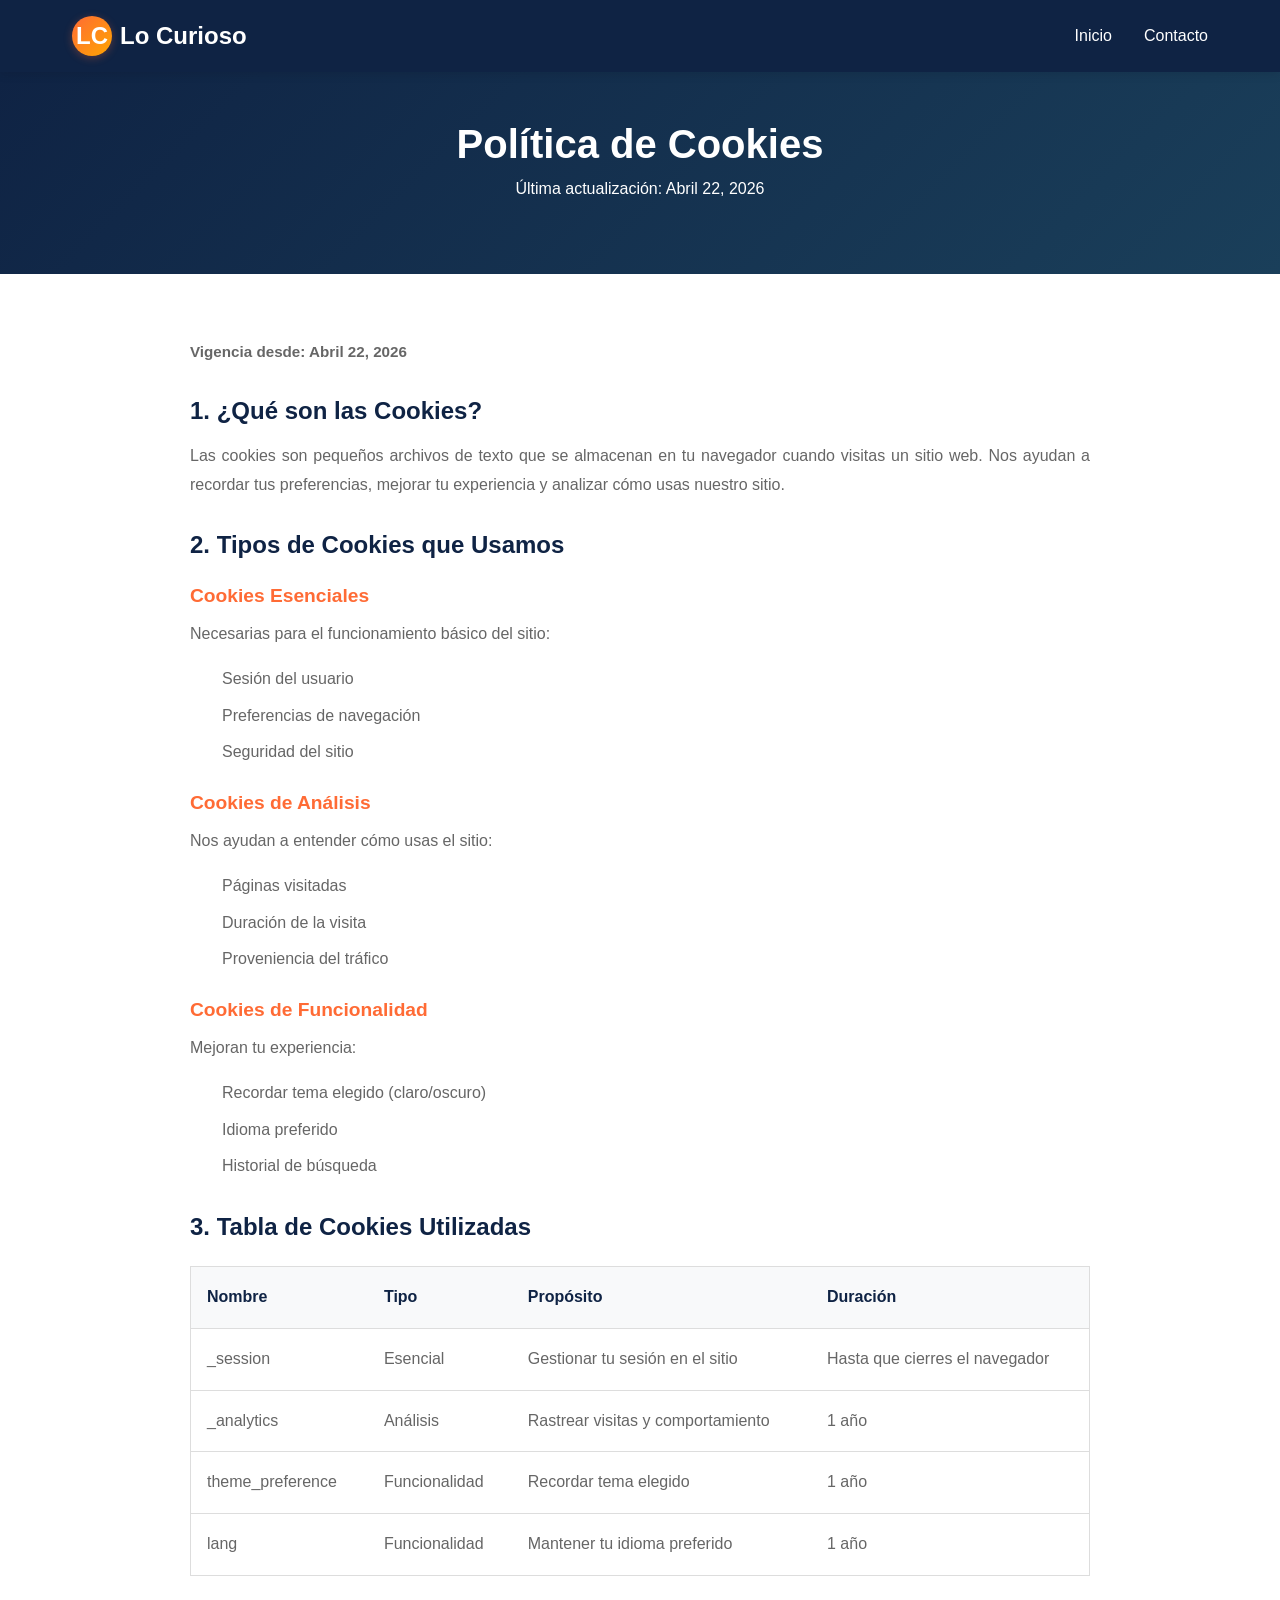
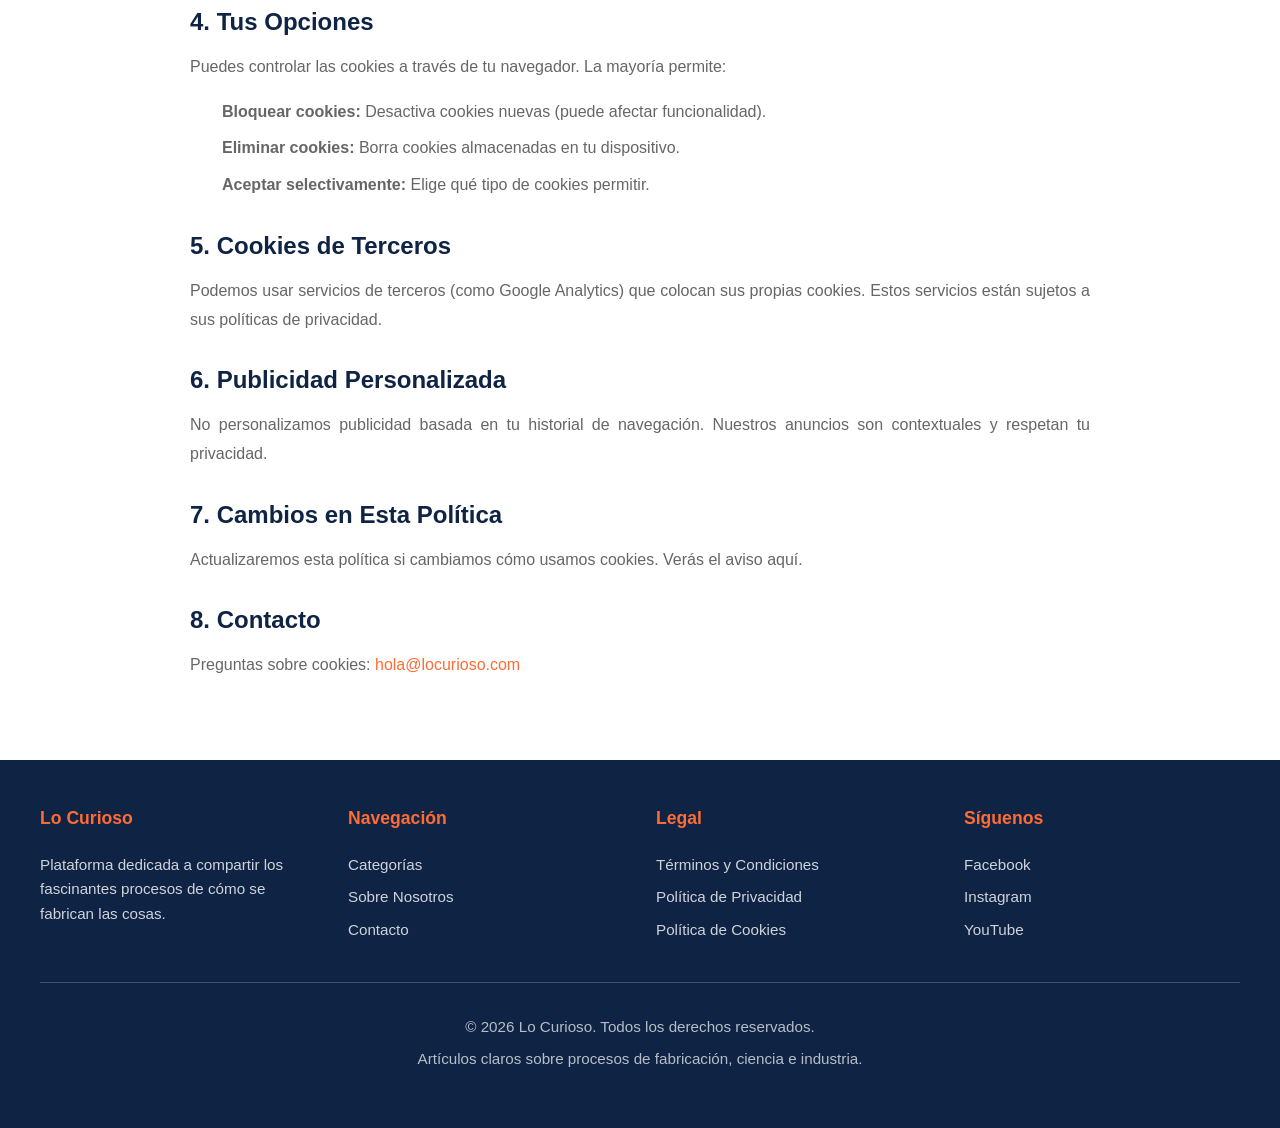
<file: legal/cookies.html>
<!DOCTYPE html>
<html lang="es">
<head>
    <meta charset="UTF-8">
    <meta name="viewport" content="width=device-width, initial-scale=1.0">
    <meta name="description" content="Política de Cookies - Lo Curioso. Cómo usamos cookies en nuestro sitio.">
    <meta name="robots" content="index, follow">
    
    <title>Política de Cookies - Lo Curioso</title>
    
    <link rel="stylesheet" href="../assets/css/main.css">
    <style>
        .legal-content {
            max-width: 900px;
            margin: 0 auto;
            line-height: 1.8;
        }

        .legal-content h2 {
            color: var(--primary);
            margin-top: 2rem;
            margin-bottom: 1rem;
            font-size: 1.5rem;
        }

        .legal-content h3 {
            color: var(--secondary);
            margin-top: 1.5rem;
            margin-bottom: 0.8rem;
            font-size: 1.2rem;
        }

        .legal-content p {
            margin-bottom: 1rem;
            text-align: justify;
            color: var(--gray);
        }

        .legal-content ul {
            margin-left: 2rem;
            margin-bottom: 1rem;
            color: var(--gray);
        }

        .legal-content li {
            margin-bottom: 0.5rem;
        }

        .legal-date {
            color: var(--gray);
            font-size: 0.95rem;
            margin-bottom: 2rem;
            font-weight: 600;
        }

        .cookie-table {
            width: 100%;
            border-collapse: collapse;
            margin: 1.5rem 0;
            background: var(--white);
            border: 1px solid #ddd;
        }

        .cookie-table th,
        .cookie-table td {
            padding: 1rem;
            text-align: left;
            border-bottom: 1px solid #ddd;
            color: var(--gray);
        }

        .cookie-table th {
            background: var(--light);
            color: var(--primary);
            font-weight: 600;
        }
    </style>
</head>
<body>
    <!-- ==================== HEADER ==================== -->
    <header>
        <div class="header-container">
            <a href="../index.html" class="logo">
                <div class="logo-icon">LC</div>
                <span>Lo Curioso</span>
            </a>
            <nav>
                <ul>
                    <li><a href="../index.html">Inicio</a></li>
                    <li><a href="../pages/contacto.html">Contacto</a></li>
                </ul>
            </nav>
        </div>
    </header>

    <!-- ==================== PAGE TITLE ==================== -->
    <section style="background: linear-gradient(135deg, var(--primary) 0%, var(--primary-dark) 100%); color: var(--white); padding: 3rem var(--spacing-lg); text-align: center;">
        <h1 style="font-size: 2.5rem; margin-bottom: 0.5rem;">Política de Cookies</h1>
        <p>Última actualización: Abril 22, 2026</p>
    </section>

    <!-- ==================== CONTENT ==================== -->
    <section style="padding: 4rem var(--spacing-lg);">
        <div class="legal-content">
            <p class="legal-date"><strong>Vigencia desde:</strong> Abril 22, 2026</p>

            <h2>1. ¿Qué son las Cookies?</h2>
            <p>
                Las cookies son pequeños archivos de texto que se almacenan en tu navegador cuando visitas un sitio web. 
                Nos ayudan a recordar tus preferencias, mejorar tu experiencia y analizar cómo usas nuestro sitio.
            </p>

            <h2>2. Tipos de Cookies que Usamos</h2>

            <h3>Cookies Esenciales</h3>
            <p>Necesarias para el funcionamiento básico del sitio:</p>
            <ul>
                <li>Sesión del usuario</li>
                <li>Preferencias de navegación</li>
                <li>Seguridad del sitio</li>
            </ul>

            <h3>Cookies de Análisis</h3>
            <p>Nos ayudan a entender cómo usas el sitio:</p>
            <ul>
                <li>Páginas visitadas</li>
                <li>Duración de la visita</li>
                <li>Proveniencia del tráfico</li>
            </ul>

            <h3>Cookies de Funcionalidad</h3>
            <p>Mejoran tu experiencia:</p>
            <ul>
                <li>Recordar tema elegido (claro/oscuro)</li>
                <li>Idioma preferido</li>
                <li>Historial de búsqueda</li>
            </ul>

            <h2>3. Tabla de Cookies Utilizadas</h2>
            
            <table class="cookie-table">
                <thead>
                    <tr>
                        <th>Nombre</th>
                        <th>Tipo</th>
                        <th>Propósito</th>
                        <th>Duración</th>
                    </tr>
                </thead>
                <tbody>
                    <tr>
                        <td>_session</td>
                        <td>Esencial</td>
                        <td>Gestionar tu sesión en el sitio</td>
                        <td>Hasta que cierres el navegador</td>
                    </tr>
                    <tr>
                        <td>_analytics</td>
                        <td>Análisis</td>
                        <td>Rastrear visitas y comportamiento</td>
                        <td>1 año</td>
                    </tr>
                    <tr>
                        <td>theme_preference</td>
                        <td>Funcionalidad</td>
                        <td>Recordar tema elegido</td>
                        <td>1 año</td>
                    </tr>
                    <tr>
                        <td>lang</td>
                        <td>Funcionalidad</td>
                        <td>Mantener tu idioma preferido</td>
                        <td>1 año</td>
                    </tr>
                </tbody>
            </table>

            <h2>4. Tus Opciones</h2>
            <p>
                Puedes controlar las cookies a través de tu navegador. La mayoría permite:
            </p>
            <ul>
                <li><strong>Bloquear cookies:</strong> Desactiva cookies nuevas (puede afectar funcionalidad).</li>
                <li><strong>Eliminar cookies:</strong> Borra cookies almacenadas en tu dispositivo.</li>
                <li><strong>Aceptar selectivamente:</strong> Elige qué tipo de cookies permitir.</li>
            </ul>

            <h2>5. Cookies de Terceros</h2>
            <p>
                Podemos usar servicios de terceros (como Google Analytics) que colocan sus propias cookies. 
                Estos servicios están sujetos a sus políticas de privacidad.
            </p>

            <h2>6. Publicidad Personalizada</h2>
            <p>
                No personalizamos publicidad basada en tu historial de navegación. Nuestros anuncios son contextuales 
                y respetan tu privacidad.
            </p>

            <h2>7. Cambios en Esta Política</h2>
            <p>
                Actualizaremos esta política si cambiamos cómo usamos cookies. Verás el aviso aquí.
            </p>

            <h2>8. Contacto</h2>
            <p>
                Preguntas sobre cookies: <a href="mailto:hola@locurioso.com" style="color: var(--secondary);">hola@locurioso.com</a>
            </p>
        </div>
    </section>

    <!-- ==================== FOOTER ==================== -->
    <footer id="footer">
        <div class="footer-container">
            <div class="footer-content">
                <div class="footer-section">
                    <h3>Lo Curioso</h3>
                    <p>Plataforma dedicada a compartir los fascinantes procesos de cómo se fabrican las cosas.</p>
                </div>

                <div class="footer-section">
                    <h3>Navegación</h3>
                    <ul>
                        <li><a href="../index.html#categorias">Categorías</a></li>
                        <li><a href="../pages/sobre-nosotros.html">Sobre Nosotros</a></li>
                        <li><a href="../pages/contacto.html">Contacto</a></li>
                    </ul>
                </div>

                <div class="footer-section">
                    <h3>Legal</h3>
                    <ul>
                        <li><a href="../legal/terminos.html">Términos y Condiciones</a></li>
                        <li><a href="../legal/privacidad.html">Política de Privacidad</a></li>
                        <li><a href="../legal/cookies.html">Política de Cookies</a></li>
                    </ul>
                </div>

                <div class="footer-section">
                    <h3>Síguenos</h3>
                    <ul>
                        <li><a href="#">Facebook</a></li>
                        <li><a href="#">Instagram</a></li>
                        <li><a href="#">YouTube</a></li>
                    </ul>
                </div>
            </div>

            <div class="footer-divider"></div>

            <div class="footer-bottom">
                <p>&copy; 2026 Lo Curioso. Todos los derechos reservados.</p>
                <p>Artículos claros sobre procesos de fabricación, ciencia e industria.</p>
            </div>
        </div>
    </footer>

    <!-- JAVASCRIPT PRINCIPAL -->
    <script src="../assets/js/main.js"></script>
</body>
</html>
</file>
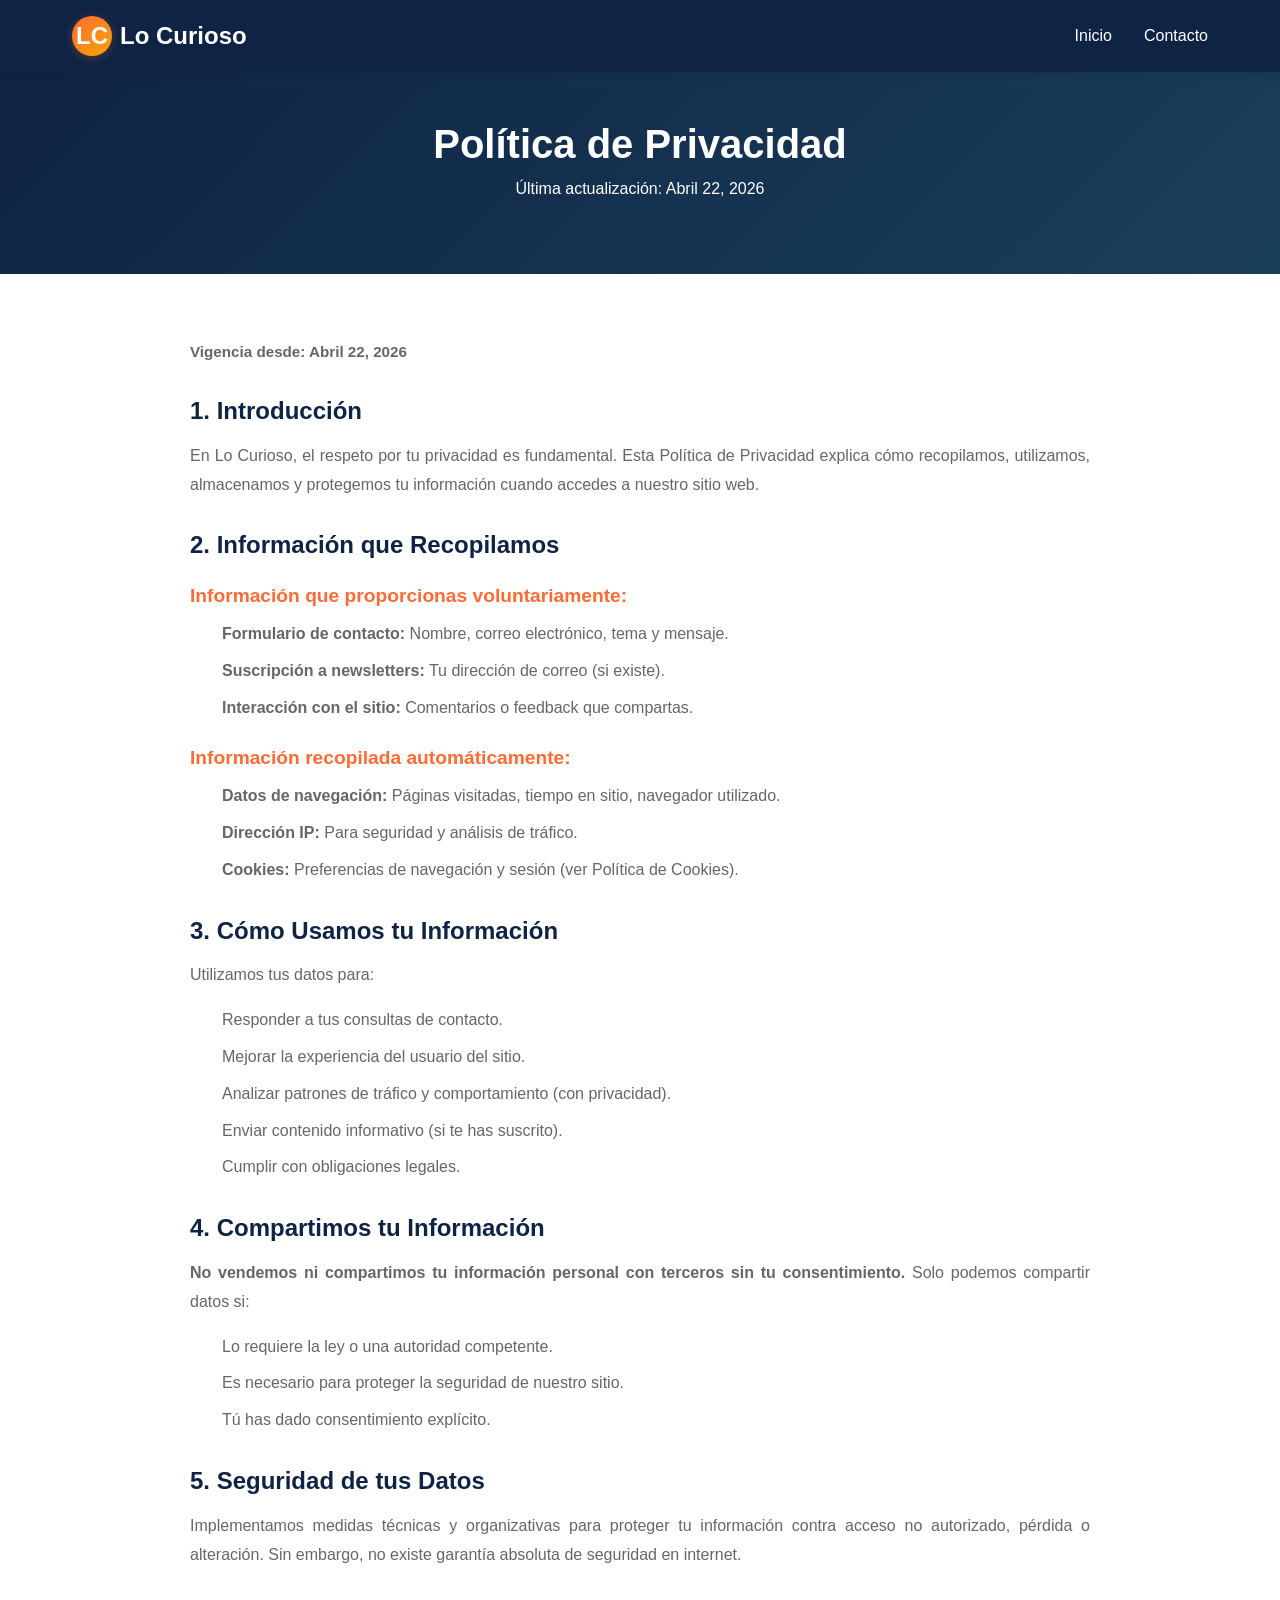
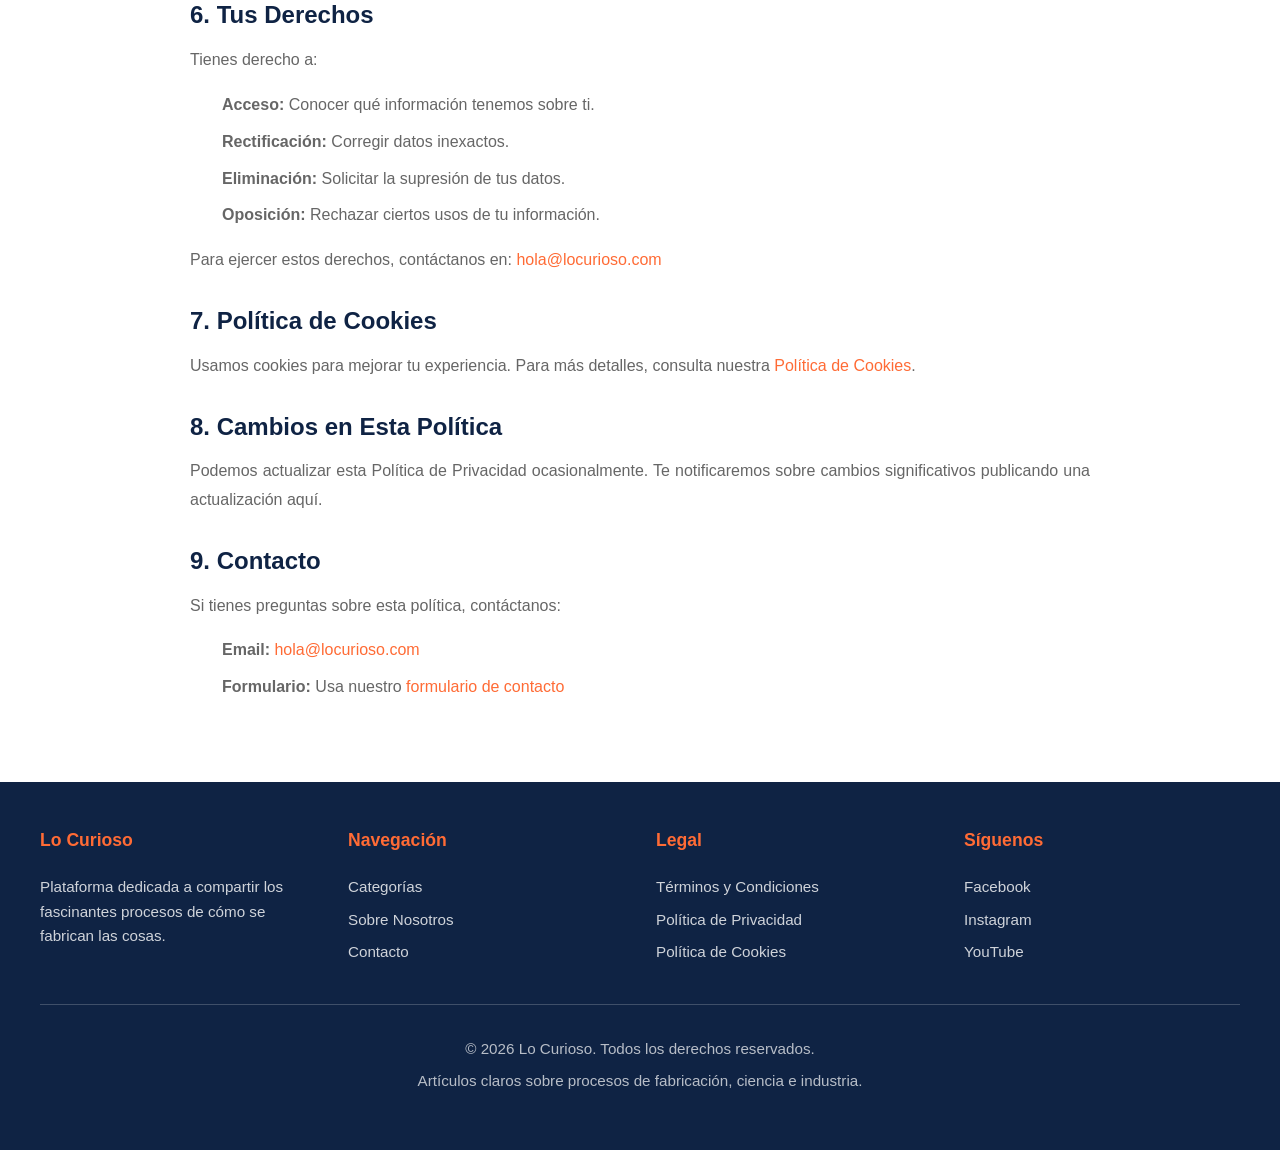
<file: legal/privacidad.html>
<!DOCTYPE html>
<html lang="es">
<head>
    <meta charset="UTF-8">
    <meta name="viewport" content="width=device-width, initial-scale=1.0">
    <meta name="description" content="Política de Privacidad - Lo Curioso. Cómo protegemos tus datos.">
    <meta name="robots" content="index, follow">
    
    <title>Política de Privacidad - Lo Curioso</title>
    
    <link rel="stylesheet" href="../assets/css/main.css">
    <style>
        .legal-content {
            max-width: 900px;
            margin: 0 auto;
            line-height: 1.8;
        }

        .legal-content h2 {
            color: var(--primary);
            margin-top: 2rem;
            margin-bottom: 1rem;
            font-size: 1.5rem;
        }

        .legal-content h3 {
            color: var(--secondary);
            margin-top: 1.5rem;
            margin-bottom: 0.8rem;
            font-size: 1.2rem;
        }

        .legal-content p {
            margin-bottom: 1rem;
            text-align: justify;
            color: var(--gray);
        }

        .legal-content ul {
            margin-left: 2rem;
            margin-bottom: 1rem;
            color: var(--gray);
        }

        .legal-content li {
            margin-bottom: 0.5rem;
        }

        .legal-date {
            color: var(--gray);
            font-size: 0.95rem;
            margin-bottom: 2rem;
            font-weight: 600;
        }
    </style>
</head>
<body>
    <!-- ==================== HEADER ==================== -->
    <header>
        <div class="header-container">
            <a href="../index.html" class="logo">
                <div class="logo-icon">LC</div>
                <span>Lo Curioso</span>
            </a>
            <nav>
                <ul>
                    <li><a href="../index.html">Inicio</a></li>
                    <li><a href="../pages/contacto.html">Contacto</a></li>
                </ul>
            </nav>
        </div>
    </header>

    <!-- ==================== PAGE TITLE ==================== -->
    <section style="background: linear-gradient(135deg, var(--primary) 0%, var(--primary-dark) 100%); color: var(--white); padding: 3rem var(--spacing-lg); text-align: center;">
        <h1 style="font-size: 2.5rem; margin-bottom: 0.5rem;">Política de Privacidad</h1>
        <p>Última actualización: Abril 22, 2026</p>
    </section>

    <!-- ==================== CONTENT ==================== -->
    <section style="padding: 4rem var(--spacing-lg);">
        <div class="legal-content">
            <p class="legal-date"><strong>Vigencia desde:</strong> Abril 22, 2026</p>

            <h2>1. Introducción</h2>
            <p>
                En Lo Curioso, el respeto por tu privacidad es fundamental. Esta Política de Privacidad explica cómo recopilamos, 
                utilizamos, almacenamos y protegemos tu información cuando accedes a nuestro sitio web.
            </p>

            <h2>2. Información que Recopilamos</h2>
            
            <h3>Información que proporcionas voluntariamente:</h3>
            <ul>
                <li><strong>Formulario de contacto:</strong> Nombre, correo electrónico, tema y mensaje.</li>
                <li><strong>Suscripción a newsletters:</strong> Tu dirección de correo (si existe).</li>
                <li><strong>Interacción con el sitio:</strong> Comentarios o feedback que compartas.</li>
            </ul>

            <h3>Información recopilada automáticamente:</h3>
            <ul>
                <li><strong>Datos de navegación:</strong> Páginas visitadas, tiempo en sitio, navegador utilizado.</li>
                <li><strong>Dirección IP:</strong> Para seguridad y análisis de tráfico.</li>
                <li><strong>Cookies:</strong> Preferencias de navegación y sesión (ver Política de Cookies).</li>
            </ul>

            <h2>3. Cómo Usamos tu Información</h2>
            <p>Utilizamos tus datos para:</p>
            <ul>
                <li>Responder a tus consultas de contacto.</li>
                <li>Mejorar la experiencia del usuario del sitio.</li>
                <li>Analizar patrones de tráfico y comportamiento (con privacidad).</li>
                <li>Enviar contenido informativo (si te has suscrito).</li>
                <li>Cumplir con obligaciones legales.</li>
            </ul>

            <h2>4. Compartimos tu Información</h2>
            <p>
                <strong>No vendemos ni compartimos tu información personal con terceros sin tu consentimiento.</strong> 
                Solo podemos compartir datos si:
            </p>
            <ul>
                <li>Lo requiere la ley o una autoridad competente.</li>
                <li>Es necesario para proteger la seguridad de nuestro sitio.</li>
                <li>Tú has dado consentimiento explícito.</li>
            </ul>

            <h2>5. Seguridad de tus Datos</h2>
            <p>
                Implementamos medidas técnicas y organizativas para proteger tu información contra acceso no autorizado, 
                pérdida o alteración. Sin embargo, no existe garantía absoluta de seguridad en internet.
            </p>

            <h2>6. Tus Derechos</h2>
            <p>Tienes derecho a:</p>
            <ul>
                <li><strong>Acceso:</strong> Conocer qué información tenemos sobre ti.</li>
                <li><strong>Rectificación:</strong> Corregir datos inexactos.</li>
                <li><strong>Eliminación:</strong> Solicitar la supresión de tus datos.</li>
                <li><strong>Oposición:</strong> Rechazar ciertos usos de tu información.</li>
            </ul>
            <p>Para ejercer estos derechos, contáctanos en: <a href="mailto:hola@locurioso.com" style="color: var(--secondary);">hola@locurioso.com</a></p>

            <h2>7. Política de Cookies</h2>
            <p>
                Usamos cookies para mejorar tu experiencia. Para más detalles, consulta nuestra 
                <a href="cookies.html" style="color: var(--secondary);">Política de Cookies</a>.
            </p>

            <h2>8. Cambios en Esta Política</h2>
            <p>
                Podemos actualizar esta Política de Privacidad ocasionalmente. Te notificaremos sobre cambios significativos 
                publicando una actualización aquí.
            </p>

            <h2>9. Contacto</h2>
            <p>
                Si tienes preguntas sobre esta política, contáctanos:
            </p>
            <ul>
                <li><strong>Email:</strong> <a href="mailto:hola@locurioso.com" style="color: var(--secondary);">hola@locurioso.com</a></li>
                <li><strong>Formulario:</strong> Usa nuestro <a href="../pages/contacto.html" style="color: var(--secondary);">formulario de contacto</a></li>
            </ul>
        </div>
    </section>

    <!-- ==================== FOOTER ==================== -->
    <footer id="footer">
        <div class="footer-container">
            <div class="footer-content">
                <div class="footer-section">
                    <h3>Lo Curioso</h3>
                    <p>Plataforma dedicada a compartir los fascinantes procesos de cómo se fabrican las cosas.</p>
                </div>

                <div class="footer-section">
                    <h3>Navegación</h3>
                    <ul>
                        <li><a href="../index.html#categorias">Categorías</a></li>
                        <li><a href="../pages/sobre-nosotros.html">Sobre Nosotros</a></li>
                        <li><a href="../pages/contacto.html">Contacto</a></li>
                    </ul>
                </div>

                <div class="footer-section">
                    <h3>Legal</h3>
                    <ul>
                        <li><a href="../legal/terminos.html">Términos y Condiciones</a></li>
                        <li><a href="../legal/privacidad.html">Política de Privacidad</a></li>
                        <li><a href="../legal/cookies.html">Política de Cookies</a></li>
                    </ul>
                </div>

                <div class="footer-section">
                    <h3>Síguenos</h3>
                    <ul>
                        <li><a href="#">Facebook</a></li>
                        <li><a href="#">Instagram</a></li>
                        <li><a href="#">YouTube</a></li>
                    </ul>
                </div>
            </div>

            <div class="footer-divider"></div>

            <div class="footer-bottom">
                <p>&copy; 2026 Lo Curioso. Todos los derechos reservados.</p>
                <p>Artículos claros sobre procesos de fabricación, ciencia e industria.</p>
            </div>
        </div>
    </footer>

    <!-- JAVASCRIPT PRINCIPAL -->
    <script src="../assets/js/main.js"></script>
</body>
</html>
</file>
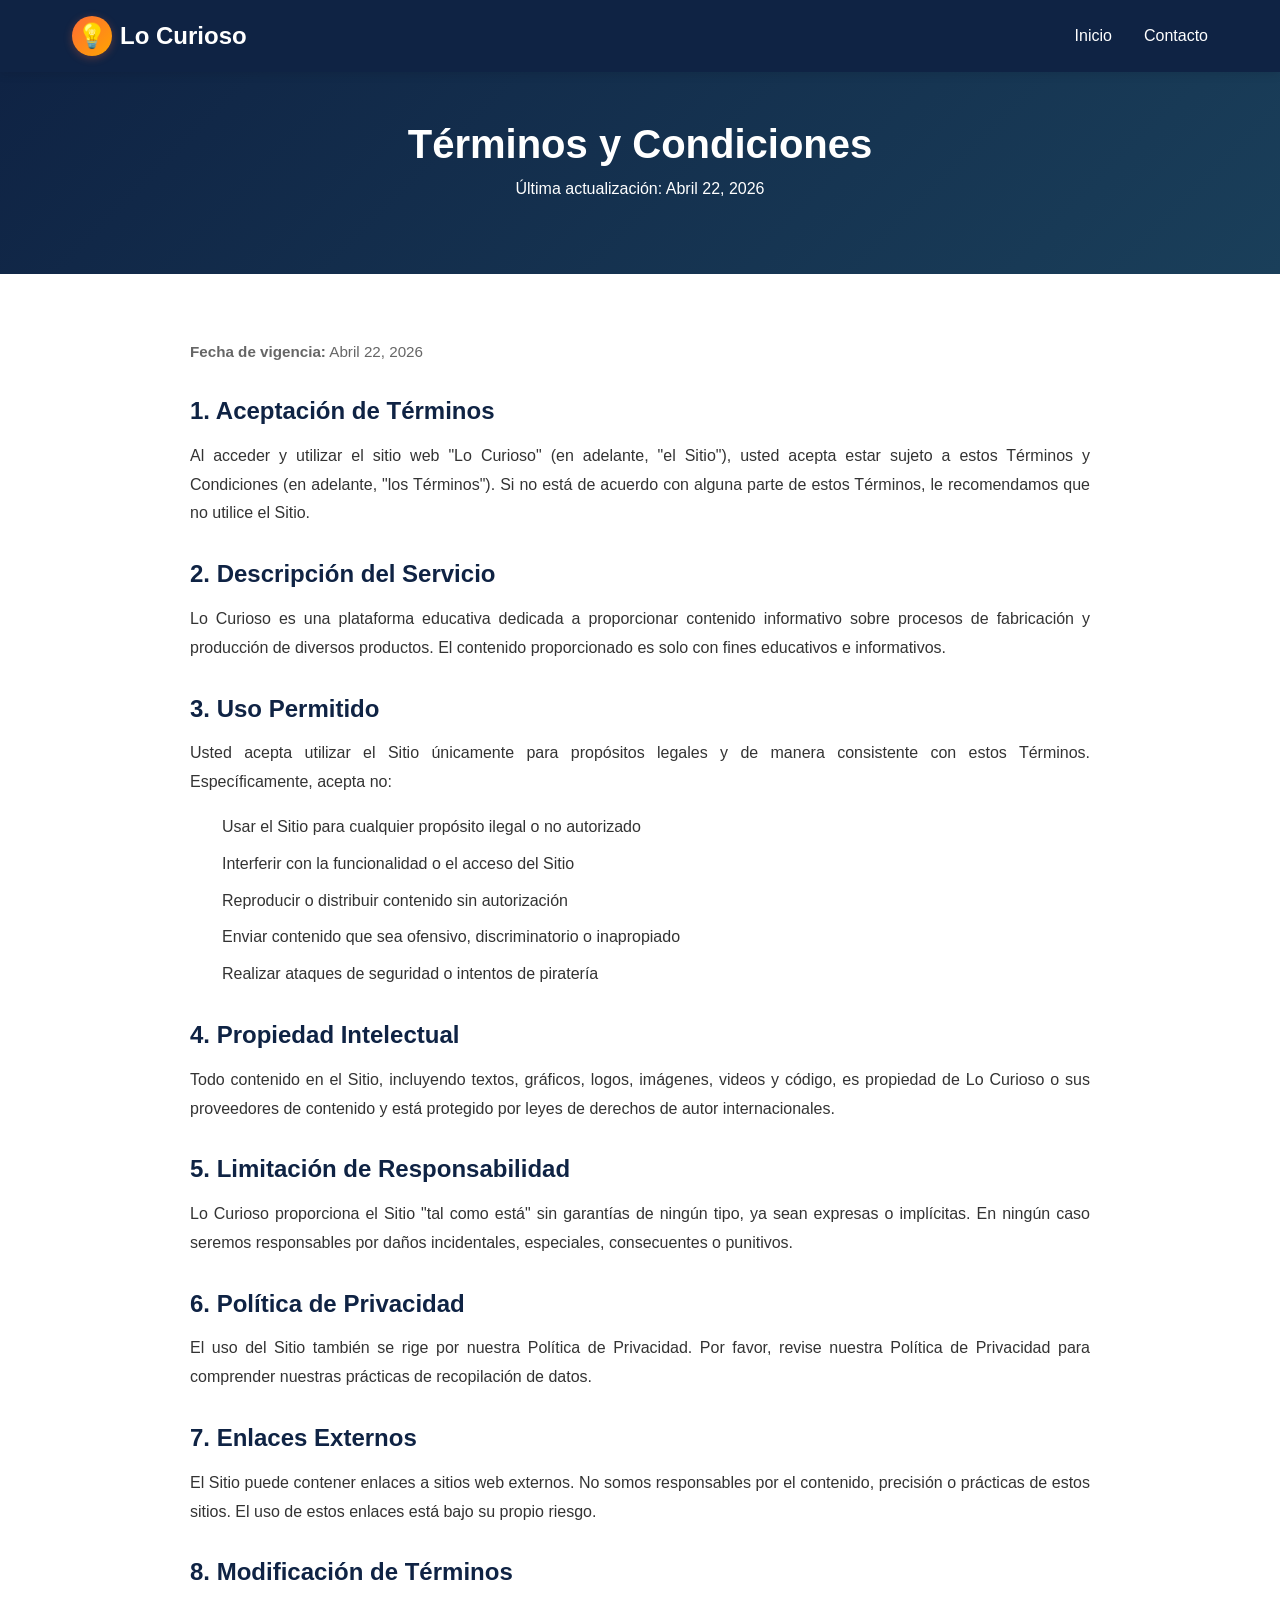
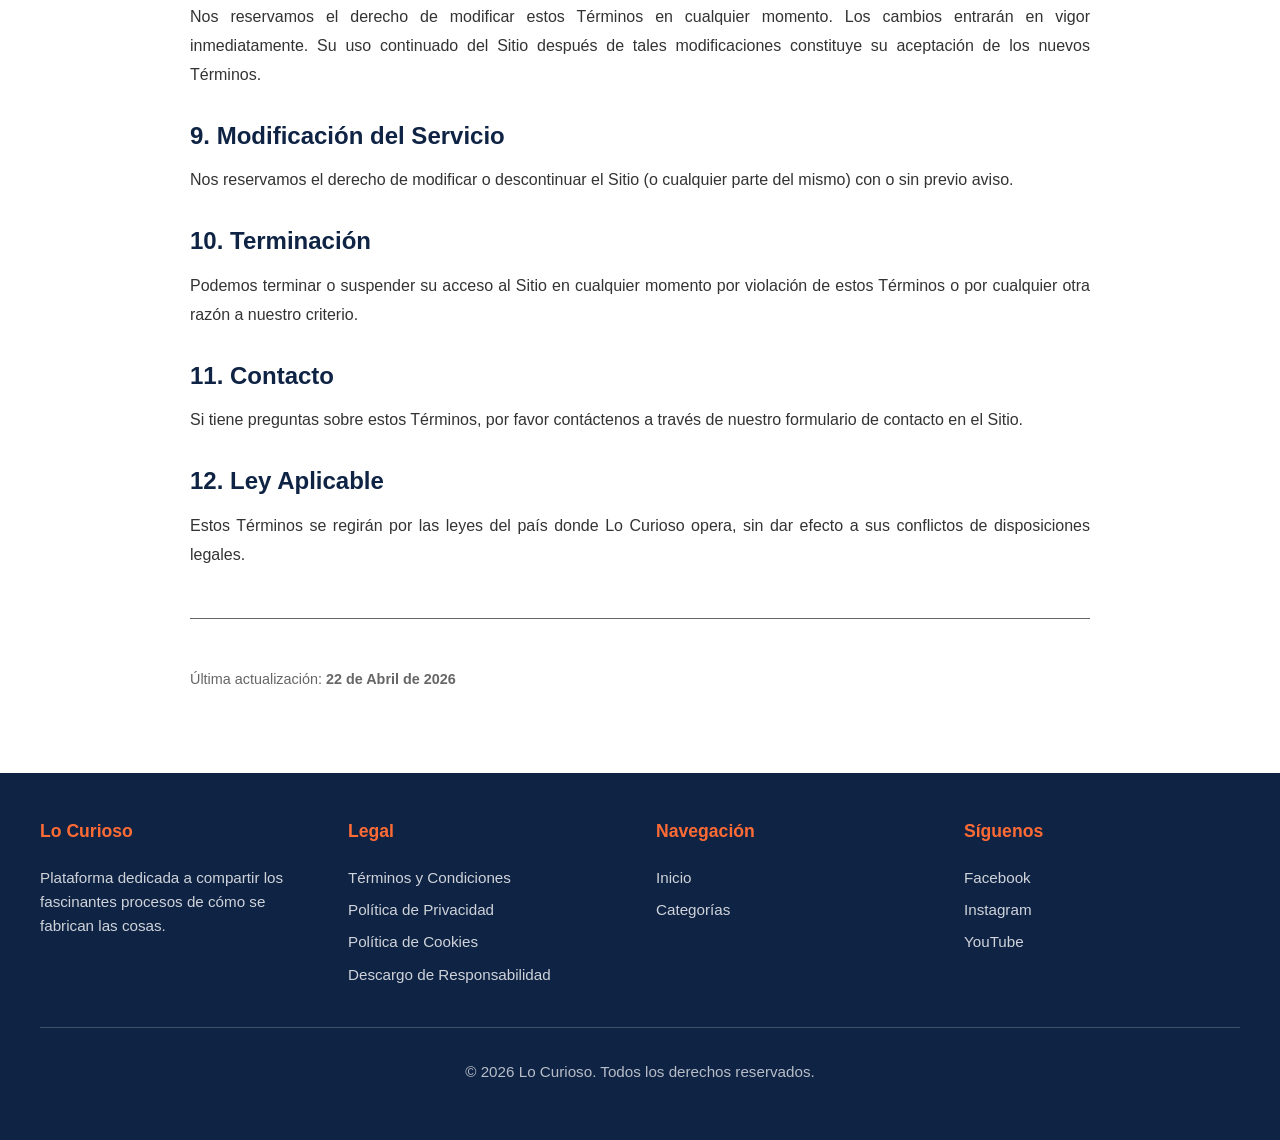
<file: legal/template-legal.html>
<!DOCTYPE html>
<html lang="es">
<head>
    <meta charset="UTF-8">
    <meta name="viewport" content="width=device-width, initial-scale=1.0">
    <meta name="description" content="Términos y Condiciones - Lo Curioso">
    <meta name="robots" content="index, follow">
    
    <title>Términos y Condiciones - Lo Curioso</title>
    
    <link rel="stylesheet" href="../assets/css/main.css">
    <style>
        .legal-content {
            max-width: 900px;
            margin: 0 auto;
            line-height: 1.8;
        }

        .legal-content h2 {
            color: var(--primary);
            margin-top: 2rem;
            margin-bottom: 1rem;
            font-size: 1.5rem;
        }

        .legal-content h3 {
            color: var(--secondary);
            margin-top: 1.5rem;
            margin-bottom: 0.8rem;
            font-size: 1.2rem;
        }

        .legal-content p {
            margin-bottom: 1rem;
            text-align: justify;
        }

        .legal-content ol,
        .legal-content ul {
            margin-left: 2rem;
            margin-bottom: 1rem;
        }

        .legal-content li {
            margin-bottom: 0.5rem;
        }

        .legal-date {
            color: var(--gray);
            font-size: 0.95rem;
            margin-bottom: 2rem;
        }
    </style>
</head>
<body>
    <!-- ==================== HEADER ==================== -->
    <header>
        <div class="header-container">
            <a href="../index.html" class="logo">
                <div class="logo-icon">💡</div>
                <span>Lo Curioso</span>
            </a>
            <nav>
                <ul>
                    <li><a href="../index.html">Inicio</a></li>
                    <li><a href="../index.html#footer">Contacto</a></li>
                </ul>
            </nav>
        </div>
    </header>

    <!-- ==================== PAGE TITLE ==================== -->
    <section style="background: linear-gradient(135deg, var(--primary) 0%, var(--primary-dark) 100%); color: var(--white); padding: 3rem var(--spacing-lg); text-align: center;">
        <h1 style="font-size: 2.5rem; margin-bottom: 0.5rem;">Términos y Condiciones</h1>
        <p>Última actualización: Abril 22, 2026</p>
    </section>

    <!-- ==================== CONTENT ==================== -->
    <section style="padding: 4rem var(--spacing-lg);">
        <div class="legal-content">
            <p class="legal-date"><strong>Fecha de vigencia:</strong> Abril 22, 2026</p>

            <h2>1. Aceptación de Términos</h2>
            <p>
                Al acceder y utilizar el sitio web "Lo Curioso" (en adelante, "el Sitio"), usted acepta estar sujeto a estos Términos y Condiciones (en adelante, "los Términos"). 
                Si no está de acuerdo con alguna parte de estos Términos, le recomendamos que no utilice el Sitio.
            </p>

            <h2>2. Descripción del Servicio</h2>
            <p>
                Lo Curioso es una plataforma educativa dedicada a proporcionar contenido informativo sobre procesos de fabricación y producción de diversos productos. 
                El contenido proporcionado es solo con fines educativos e informativos.
            </p>

            <h2>3. Uso Permitido</h2>
            <p>Usted acepta utilizar el Sitio únicamente para propósitos legales y de manera consistente con estos Términos. Específicamente, acepta no:</p>
            <ul>
                <li>Usar el Sitio para cualquier propósito ilegal o no autorizado</li>
                <li>Interferir con la funcionalidad o el acceso del Sitio</li>
                <li>Reproducir o distribuir contenido sin autorización</li>
                <li>Enviar contenido que sea ofensivo, discriminatorio o inapropiado</li>
                <li>Realizar ataques de seguridad o intentos de piratería</li>
            </ul>

            <h2>4. Propiedad Intelectual</h2>
            <p>
                Todo contenido en el Sitio, incluyendo textos, gráficos, logos, imágenes, videos y código, es propiedad de Lo Curioso o sus proveedores de contenido 
                y está protegido por leyes de derechos de autor internacionales.
            </p>

            <h2>5. Limitación de Responsabilidad</h2>
            <p>
                Lo Curioso proporciona el Sitio "tal como está" sin garantías de ningún tipo, ya sean expresas o implícitas. 
                En ningún caso seremos responsables por daños incidentales, especiales, consecuentes o punitivos.
            </p>

            <h2>6. Política de Privacidad</h2>
            <p>
                El uso del Sitio también se rige por nuestra Política de Privacidad. Por favor, revise nuestra Política de Privacidad 
                para comprender nuestras prácticas de recopilación de datos.
            </p>

            <h2>7. Enlaces Externos</h2>
            <p>
                El Sitio puede contener enlaces a sitios web externos. No somos responsables por el contenido, precisión o prácticas de estos sitios. 
                El uso de estos enlaces está bajo su propio riesgo.
            </p>

            <h2>8. Modificación de Términos</h2>
            <p>
                Nos reservamos el derecho de modificar estos Términos en cualquier momento. Los cambios entrarán en vigor inmediatamente. 
                Su uso continuado del Sitio después de tales modificaciones constituye su aceptación de los nuevos Términos.
            </p>

            <h2>9. Modificación del Servicio</h2>
            <p>
                Nos reservamos el derecho de modificar o descontinuar el Sitio (o cualquier parte del mismo) con o sin previo aviso.
            </p>

            <h2>10. Terminación</h2>
            <p>
                Podemos terminar o suspender su acceso al Sitio en cualquier momento por violación de estos Términos o por cualquier otra razón a nuestro criterio.
            </p>

            <h2>11. Contacto</h2>
            <p>
                Si tiene preguntas sobre estos Términos, por favor contáctenos a través de nuestro formulario de contacto en el Sitio.
            </p>

            <h2>12. Ley Aplicable</h2>
            <p>
                Estos Términos se regirán por las leyes del país donde Lo Curioso opera, sin dar efecto a sus conflictos de disposiciones legales.
            </p>

            <hr style="margin: 3rem 0; border: none; border-top: 1px solid var(--gray);">

            <p style="font-size: 0.9rem; color: var(--gray);">
                Última actualización: <strong>22 de Abril de 2026</strong>
            </p>
        </div>
    </section>

    <!-- ==================== FOOTER ==================== -->
    <footer id="footer">
        <div class="footer-container">
            <div class="footer-content">
                <div class="footer-section">
                    <h3>Lo Curioso</h3>
                    <p>Plataforma dedicada a compartir los fascinantes procesos de cómo se fabrican las cosas.</p>
                </div>

                <div class="footer-section">
                    <h3>Legal</h3>
                    <ul>
                        <li><a href="terminos.html">Términos y Condiciones</a></li>
                        <li><a href="privacidad.html">Política de Privacidad</a></li>
                        <li><a href="cookies.html">Política de Cookies</a></li>
                        <li><a href="descargo.html">Descargo de Responsabilidad</a></li>
                    </ul>
                </div>

                <div class="footer-section">
                    <h3>Navegación</h3>
                    <ul>
                        <li><a href="../index.html">Inicio</a></li>
                        <li><a href="../index.html#categorias">Categorías</a></li>
                    </ul>
                </div>

                <div class="footer-section">
                    <h3>Síguenos</h3>
                    <ul>
                        <li><a href="#">Facebook</a></li>
                        <li><a href="#">Instagram</a></li>
                        <li><a href="#">YouTube</a></li>
                    </ul>
                </div>
            </div>

            <div class="footer-divider"></div>

            <div class="footer-bottom">
                <p>&copy; 2026 Lo Curioso. Todos los derechos reservados.</p>
            </div>
        </div>
    </footer>

    <script src="../assets/js/main.js"></script>
</body>
</html>
</file>
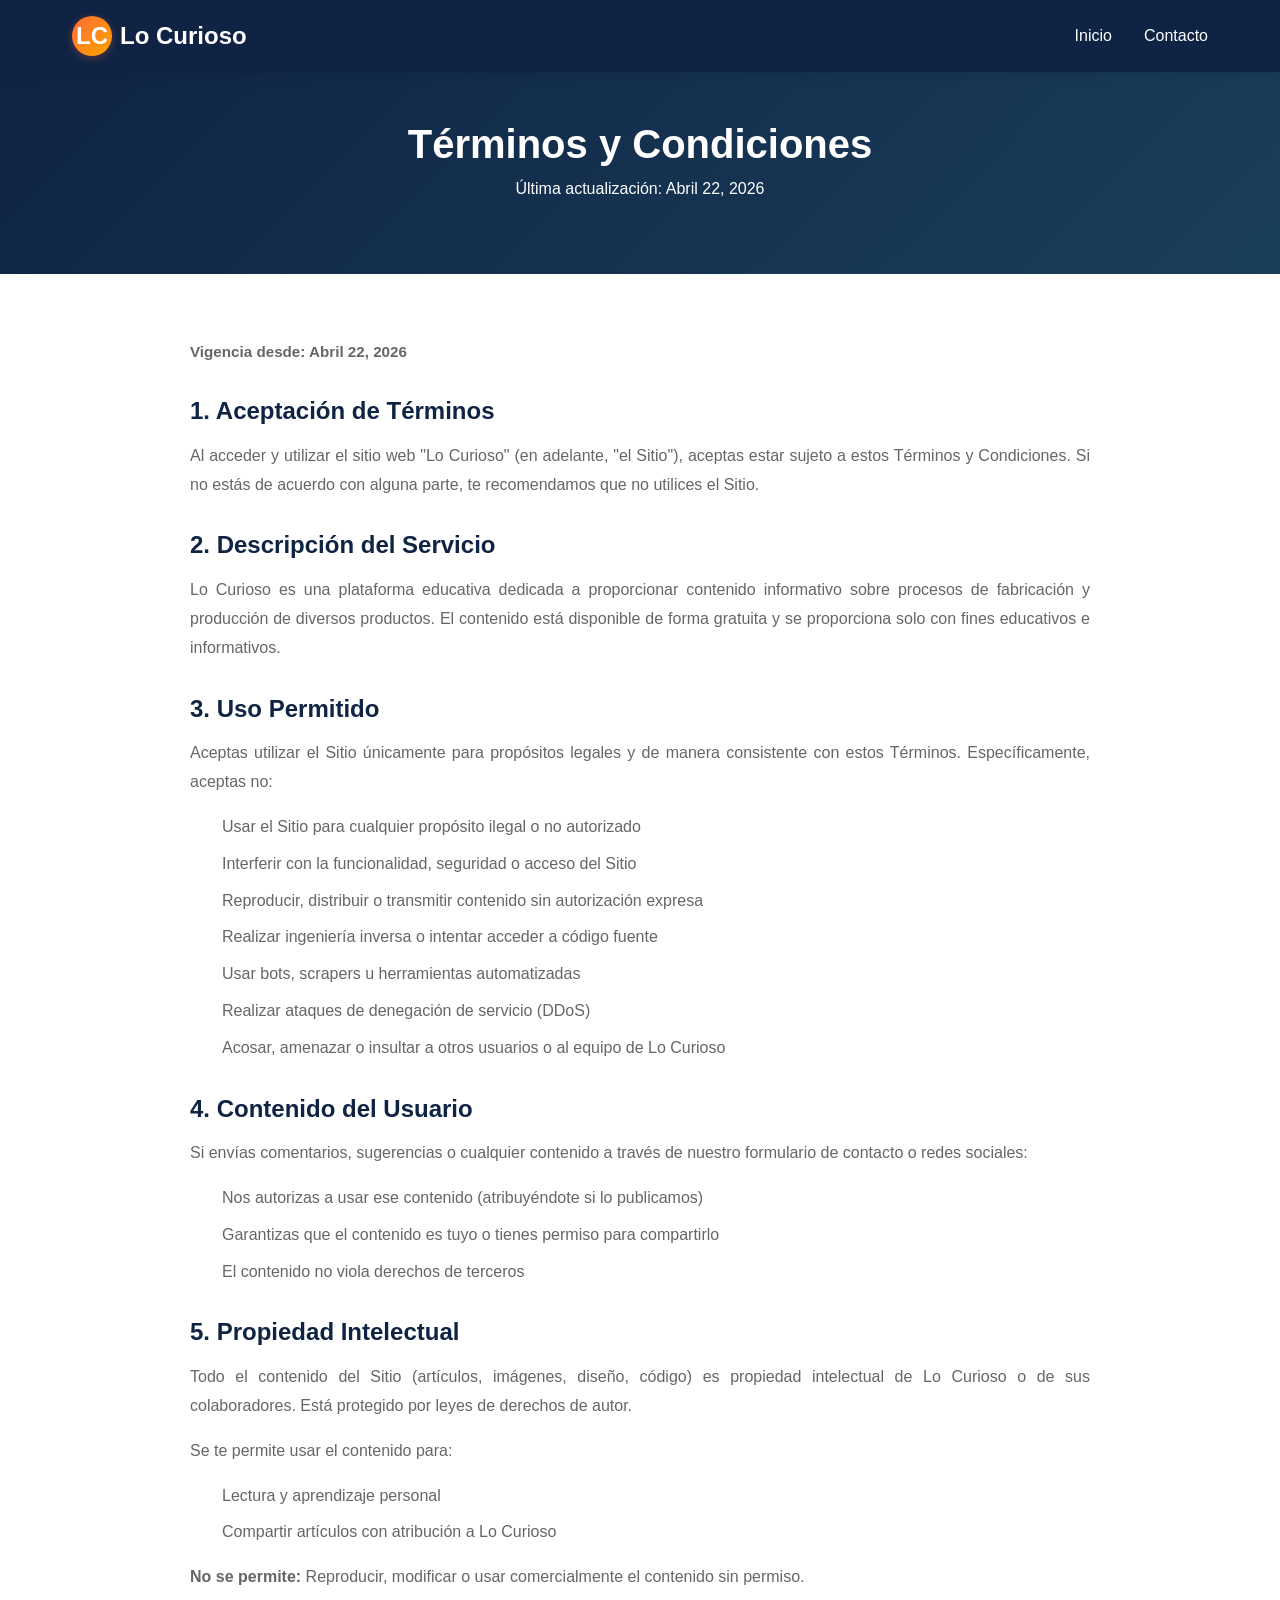
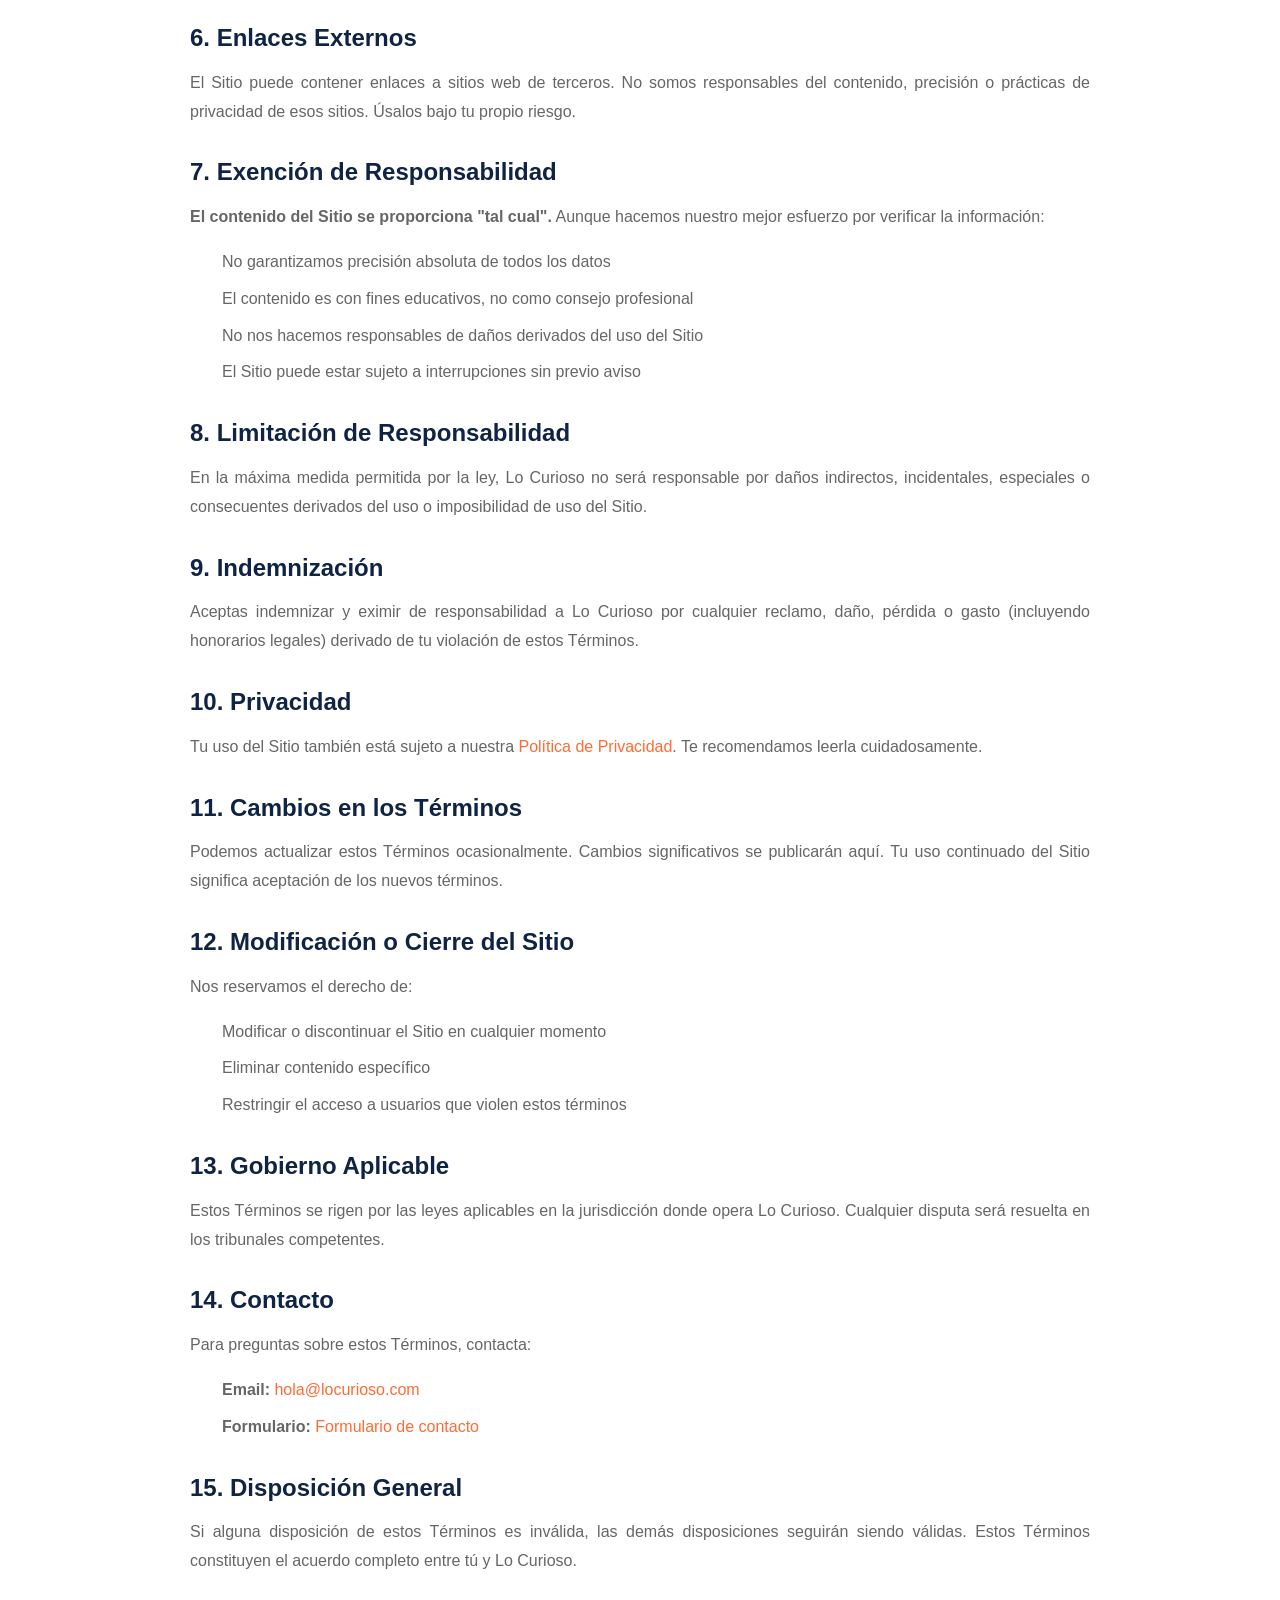
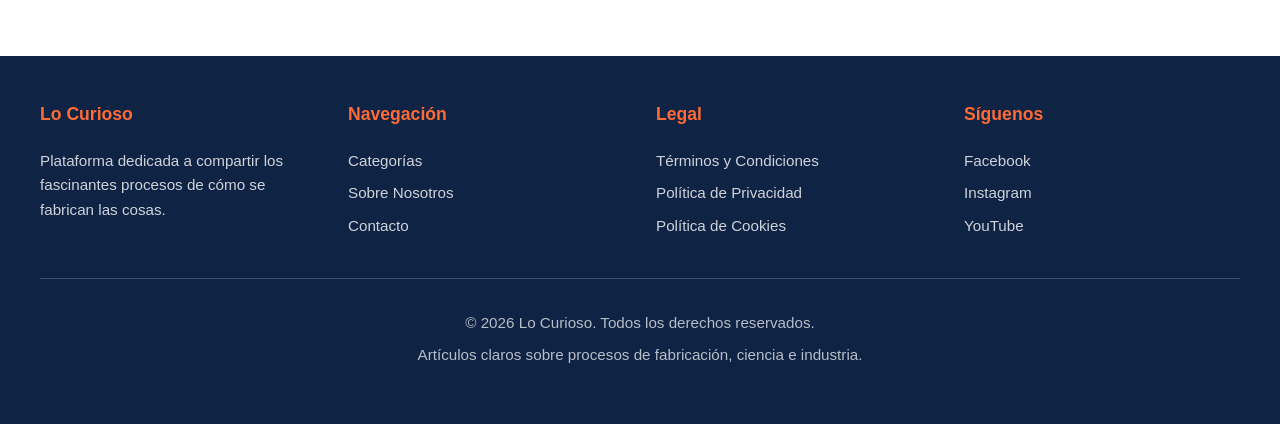
<file: legal/terminos.html>
<!DOCTYPE html>
<html lang="es">
<head>
    <meta charset="UTF-8">
    <meta name="viewport" content="width=device-width, initial-scale=1.0">
    <meta name="description" content="Términos y Condiciones - Lo Curioso. Condiciones de uso del sitio web.">
    <meta name="robots" content="index, follow">
    
    <title>Términos y Condiciones - Lo Curioso</title>
    
    <link rel="stylesheet" href="../assets/css/main.css">
    <style>
        .legal-content {
            max-width: 900px;
            margin: 0 auto;
            line-height: 1.8;
        }

        .legal-content h2 {
            color: var(--primary);
            margin-top: 2rem;
            margin-bottom: 1rem;
            font-size: 1.5rem;
        }

        .legal-content h3 {
            color: var(--secondary);
            margin-top: 1.5rem;
            margin-bottom: 0.8rem;
            font-size: 1.2rem;
        }

        .legal-content p {
            margin-bottom: 1rem;
            text-align: justify;
            color: var(--gray);
        }

        .legal-content ol,
        .legal-content ul {
            margin-left: 2rem;
            margin-bottom: 1rem;
            color: var(--gray);
        }

        .legal-content li {
            margin-bottom: 0.5rem;
        }

        .legal-date {
            color: var(--gray);
            font-size: 0.95rem;
            margin-bottom: 2rem;
            font-weight: 600;
        }
    </style>
</head>
<body>
    <!-- ==================== HEADER ==================== -->
    <header>
        <div class="header-container">
            <a href="../index.html" class="logo">
                <div class="logo-icon">LC</div>
                <span>Lo Curioso</span>
            </a>
            <nav>
                <ul>
                    <li><a href="../index.html">Inicio</a></li>
                    <li><a href="../pages/contacto.html">Contacto</a></li>
                </ul>
            </nav>
        </div>
    </header>

    <!-- ==================== PAGE TITLE ==================== -->
    <section style="background: linear-gradient(135deg, var(--primary) 0%, var(--primary-dark) 100%); color: var(--white); padding: 3rem var(--spacing-lg); text-align: center;">
        <h1 style="font-size: 2.5rem; margin-bottom: 0.5rem;">Términos y Condiciones</h1>
        <p>Última actualización: Abril 22, 2026</p>
    </section>

    <!-- ==================== CONTENT ==================== -->
    <section style="padding: 4rem var(--spacing-lg);">
        <div class="legal-content">
            <p class="legal-date"><strong>Vigencia desde:</strong> Abril 22, 2026</p>

            <h2>1. Aceptación de Términos</h2>
            <p>
                Al acceder y utilizar el sitio web "Lo Curioso" (en adelante, "el Sitio"), aceptas estar sujeto a estos 
                Términos y Condiciones. Si no estás de acuerdo con alguna parte, te recomendamos que no utilices el Sitio.
            </p>

            <h2>2. Descripción del Servicio</h2>
            <p>
                Lo Curioso es una plataforma educativa dedicada a proporcionar contenido informativo sobre procesos de fabricación 
                y producción de diversos productos. El contenido está disponible de forma gratuita y se proporciona solo con 
                fines educativos e informativos.
            </p>

            <h2>3. Uso Permitido</h2>
            <p>Aceptas utilizar el Sitio únicamente para propósitos legales y de manera consistente con estos Términos. 
            Específicamente, aceptas no:</p>
            <ul>
                <li>Usar el Sitio para cualquier propósito ilegal o no autorizado</li>
                <li>Interferir con la funcionalidad, seguridad o acceso del Sitio</li>
                <li>Reproducir, distribuir o transmitir contenido sin autorización expresa</li>
                <li>Realizar ingeniería inversa o intentar acceder a código fuente</li>
                <li>Usar bots, scrapers u herramientas automatizadas</li>
                <li>Realizar ataques de denegación de servicio (DDoS)</li>
                <li>Acosar, amenazar o insultar a otros usuarios o al equipo de Lo Curioso</li>
            </ul>

            <h2>4. Contenido del Usuario</h2>
            <p>
                Si envías comentarios, sugerencias o cualquier contenido a través de nuestro formulario de contacto o redes sociales:
            </p>
            <ul>
                <li>Nos autorizas a usar ese contenido (atribuyéndote si lo publicamos)</li>
                <li>Garantizas que el contenido es tuyo o tienes permiso para compartirlo</li>
                <li>El contenido no viola derechos de terceros</li>
            </ul>

            <h2>5. Propiedad Intelectual</h2>
            <p>
                Todo el contenido del Sitio (artículos, imágenes, diseño, código) es propiedad intelectual de Lo Curioso o de sus 
                colaboradores. Está protegido por leyes de derechos de autor. 
            </p>
            <p>
                Se te permite usar el contenido para:
            </p>
            <ul>
                <li>Lectura y aprendizaje personal</li>
                <li>Compartir artículos con atribución a Lo Curioso</li>
            </ul>
            <p>
                <strong>No se permite:</strong> Reproducir, modificar o usar comercialmente el contenido sin permiso.
            </p>

            <h2>6. Enlaces Externos</h2>
            <p>
                El Sitio puede contener enlaces a sitios web de terceros. No somos responsables del contenido, precisión o 
                prácticas de privacidad de esos sitios. Úsalos bajo tu propio riesgo.
            </p>

            <h2>7. Exención de Responsabilidad</h2>
            <p>
                <strong>El contenido del Sitio se proporciona "tal cual".</strong> Aunque hacemos nuestro mejor esfuerzo por 
                verificar la información:
            </p>
            <ul>
                <li>No garantizamos precisión absoluta de todos los datos</li>
                <li>El contenido es con fines educativos, no como consejo profesional</li>
                <li>No nos hacemos responsables de daños derivados del uso del Sitio</li>
                <li>El Sitio puede estar sujeto a interrupciones sin previo aviso</li>
            </ul>

            <h2>8. Limitación de Responsabilidad</h2>
            <p>
                En la máxima medida permitida por la ley, Lo Curioso no será responsable por daños indirectos, incidentales, 
                especiales o consecuentes derivados del uso o imposibilidad de uso del Sitio.
            </p>

            <h2>9. Indemnización</h2>
            <p>
                Aceptas indemnizar y eximir de responsabilidad a Lo Curioso por cualquier reclamo, daño, pérdida o gasto 
                (incluyendo honorarios legales) derivado de tu violación de estos Términos.
            </p>

            <h2>10. Privacidad</h2>
            <p>
                Tu uso del Sitio también está sujeto a nuestra 
                <a href="privacidad.html" style="color: var(--secondary);">Política de Privacidad</a>. 
                Te recomendamos leerla cuidadosamente.
            </p>

            <h2>11. Cambios en los Términos</h2>
            <p>
                Podemos actualizar estos Términos ocasionalmente. Cambios significativos se publicarán aquí. 
                Tu uso continuado del Sitio significa aceptación de los nuevos términos.
            </p>

            <h2>12. Modificación o Cierre del Sitio</h2>
            <p>
                Nos reservamos el derecho de:
            </p>
            <ul>
                <li>Modificar o discontinuar el Sitio en cualquier momento</li>
                <li>Eliminar contenido específico</li>
                <li>Restringir el acceso a usuarios que violen estos términos</li>
            </ul>

            <h2>13. Gobierno Aplicable</h2>
            <p>
                Estos Términos se rigen por las leyes aplicables en la jurisdicción donde opera Lo Curioso. 
                Cualquier disputa será resuelta en los tribunales competentes.
            </p>

            <h2>14. Contacto</h2>
            <p>
                Para preguntas sobre estos Términos, contacta:
            </p>
            <ul>
                <li><strong>Email:</strong> <a href="mailto:hola@locurioso.com" style="color: var(--secondary);">hola@locurioso.com</a></li>
                <li><strong>Formulario:</strong> <a href="../pages/contacto.html" style="color: var(--secondary);">Formulario de contacto</a></li>
            </ul>

            <h2>15. Disposición General</h2>
            <p>
                Si alguna disposición de estos Términos es inválida, las demás disposiciones seguirán siendo válidas. 
                Estos Términos constituyen el acuerdo completo entre tú y Lo Curioso.
            </p>
        </div>
    </section>

    <!-- ==================== FOOTER ==================== -->
    <footer id="footer">
        <div class="footer-container">
            <div class="footer-content">
                <div class="footer-section">
                    <h3>Lo Curioso</h3>
                    <p>Plataforma dedicada a compartir los fascinantes procesos de cómo se fabrican las cosas.</p>
                </div>

                <div class="footer-section">
                    <h3>Navegación</h3>
                    <ul>
                        <li><a href="../index.html#categorias">Categorías</a></li>
                        <li><a href="../pages/sobre-nosotros.html">Sobre Nosotros</a></li>
                        <li><a href="../pages/contacto.html">Contacto</a></li>
                    </ul>
                </div>

                <div class="footer-section">
                    <h3>Legal</h3>
                    <ul>
                        <li><a href="../legal/terminos.html">Términos y Condiciones</a></li>
                        <li><a href="../legal/privacidad.html">Política de Privacidad</a></li>
                        <li><a href="../legal/cookies.html">Política de Cookies</a></li>
                    </ul>
                </div>

                <div class="footer-section">
                    <h3>Síguenos</h3>
                    <ul>
                        <li><a href="#">Facebook</a></li>
                        <li><a href="#">Instagram</a></li>
                        <li><a href="#">YouTube</a></li>
                    </ul>
                </div>
            </div>

            <div class="footer-divider"></div>

            <div class="footer-bottom">
                <p>&copy; 2026 Lo Curioso. Todos los derechos reservados.</p>
                <p>Artículos claros sobre procesos de fabricación, ciencia e industria.</p>
            </div>
        </div>
    </footer>

    <!-- JAVASCRIPT PRINCIPAL -->
    <script src="../assets/js/main.js"></script>
</body>
</html>
</file>
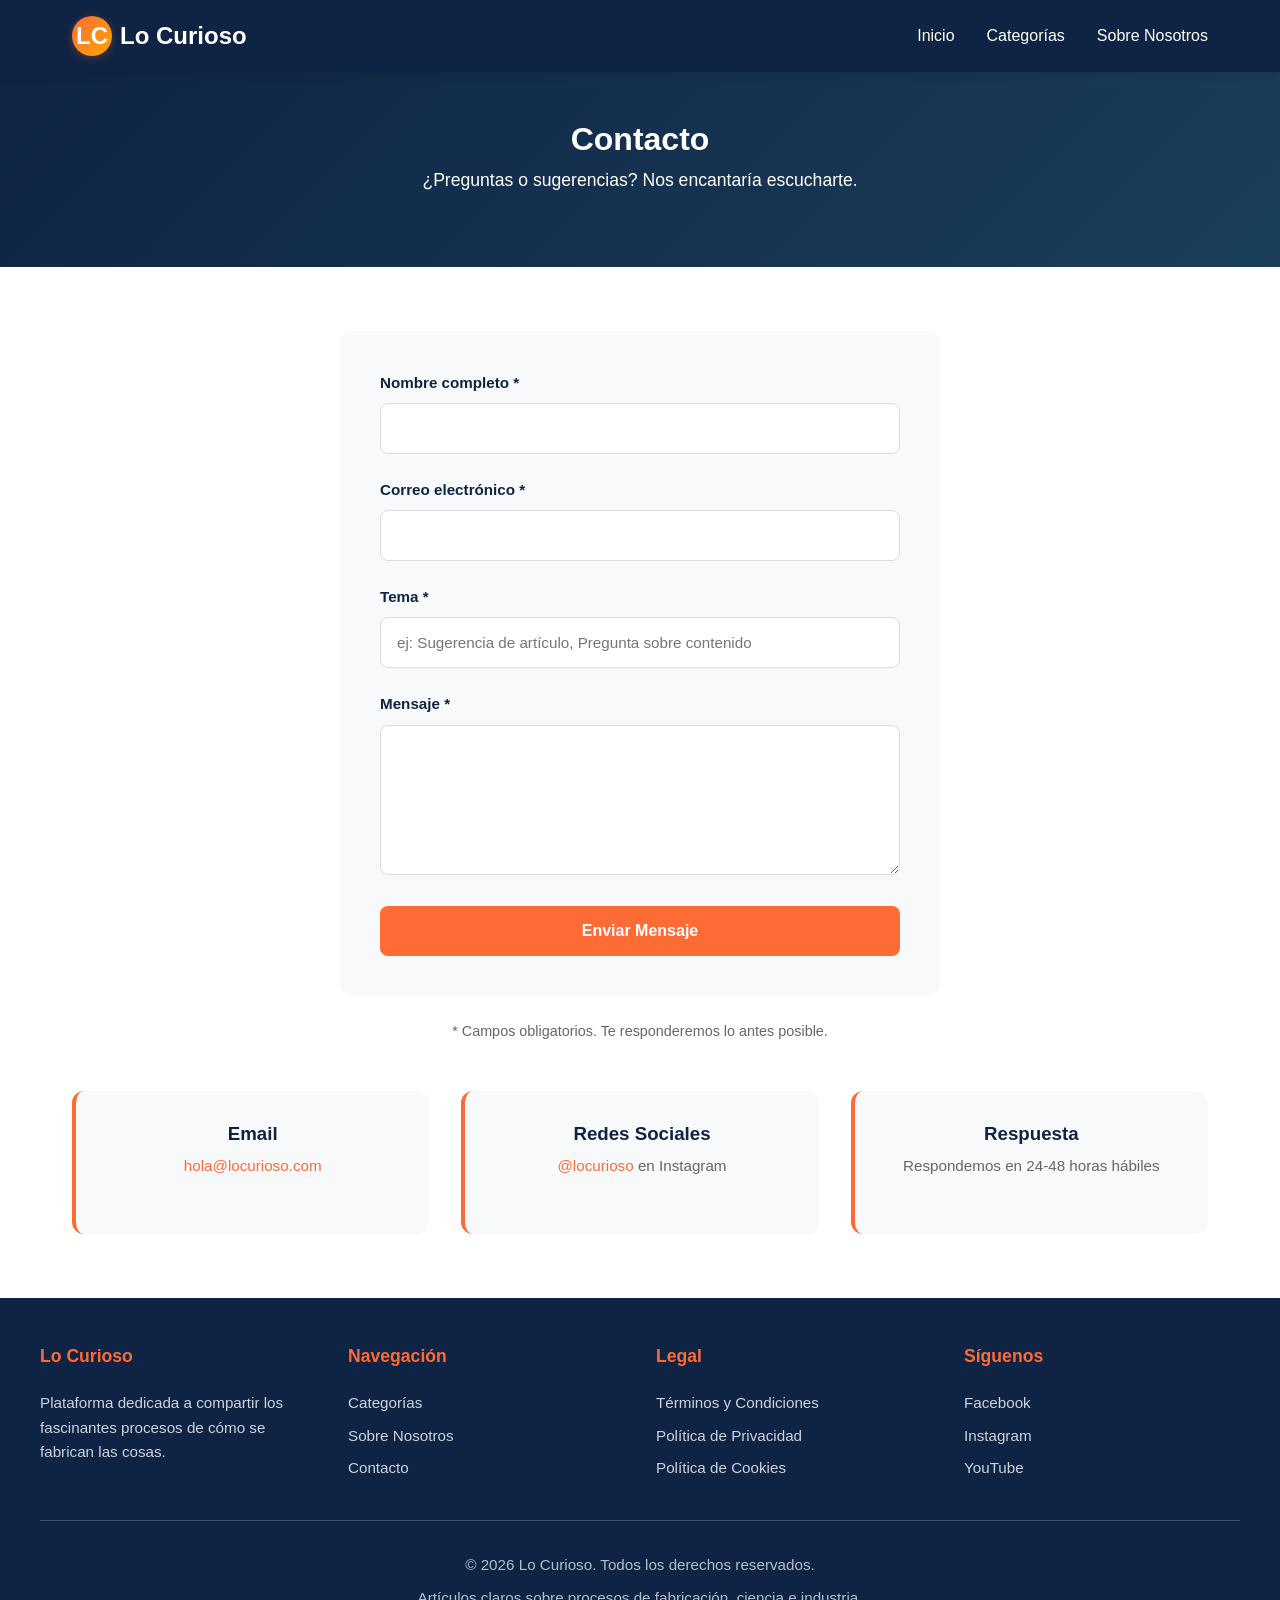
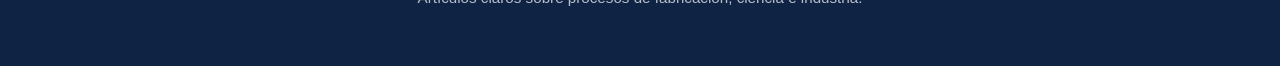
<file: pages/contacto.html>
<!DOCTYPE html>
<html lang="es">
<head>
    <meta charset="UTF-8">
    <meta name="viewport" content="width=device-width, initial-scale=1.0">
    <meta name="description" content="Contacto - Lo Curioso. Envíanos tus preguntas, sugerencias o consultas sobre nuestros artículos.">
    <meta name="keywords" content="contacto, email, consulta, lo curioso">
    
    <title>Contacto - Lo Curioso</title>
    
    <link rel="stylesheet" href="../assets/css/main.css">
    <style>
        .contact-form {
            max-width: 600px;
            margin: 0 auto;
        }

        .form-group {
            margin-bottom: 1.5rem;
        }

        .form-group label {
            display: block;
            margin-bottom: 0.5rem;
            color: var(--primary);
            font-weight: 600;
            font-size: 0.95rem;
        }

        .form-group input,
        .form-group textarea {
            width: 100%;
            padding: 1rem;
            border: 1px solid #ddd;
            border-radius: 8px;
            font-family: inherit;
            font-size: 0.95rem;
            transition: all 0.3s ease;
            box-sizing: border-box;
        }

        .form-group input:focus,
        .form-group textarea:focus {
            outline: none;
            border-color: var(--secondary);
            box-shadow: 0 0 0 3px rgba(255, 107, 53, 0.1);
        }

        .form-group textarea {
            resize: vertical;
            min-height: 150px;
        }

        .submit-btn {
            background: var(--secondary);
            color: var(--white);
            padding: 1rem 2.5rem;
            border: none;
            border-radius: 8px;
            font-weight: 600;
            font-size: 1rem;
            cursor: pointer;
            transition: all 0.3s ease;
            width: 100%;
        }

        .submit-btn:hover {
            background: #ff5520;
            transform: translateY(-2px);
            box-shadow: 0 5px 15px rgba(255, 107, 53, 0.3);
        }

        .contact-info {
            display: grid;
            grid-template-columns: repeat(auto-fit, minmax(200px, 1fr));
            gap: 2rem;
            margin-top: 3rem;
        }

        .info-card {
            background: var(--light);
            padding: 2rem;
            border-radius: var(--border-radius);
            text-align: center;
            border-left: 4px solid var(--secondary);
        }

        .info-card h3 {
            color: var(--primary);
            margin-bottom: 0.5rem;
        }

        .info-card p {
            color: var(--gray);
            font-size: 0.95rem;
        }
    </style>
</head>
<body>
    <!-- ==================== HEADER ==================== -->
    <header>
        <div class="header-container">
            <a href="../index.html" class="logo">
                <div class="logo-icon">LC</div>
                <span>Lo Curioso</span>
            </a>
            <nav>
                <ul>
                    <li><a href="../index.html">Inicio</a></li>
                    <li><a href="../index.html#categorias">Categorías</a></li>
                    <li><a href="../pages/sobre-nosotros.html">Sobre Nosotros</a></li>
                </ul>
            </nav>
        </div>
    </header>

    <!-- ==================== PAGE TITLE ==================== -->
    <section style="background: linear-gradient(135deg, var(--primary) 0%, var(--primary-dark) 100%); color: var(--white); padding: 3rem var(--spacing-lg); text-align: center;">
        <h1 style="font-size: 2rem; margin-bottom: 0.5rem;">Contacto</h1>
        <p style="font-size: 1.1rem;">¿Preguntas o sugerencias? Nos encantaría escucharte.</p>
    </section>

    <!-- ==================== CONTACT FORM ==================== -->
    <section style="padding: 4rem var(--spacing-lg); background-color: var(--white);">
        <div class="section-container">
            <div class="contact-form">
                <form style="background: var(--light); padding: 2.5rem; border-radius: var(--border-radius);">
                    <div class="form-group">
                        <label for="nombre">Nombre completo *</label>
                        <input type="text" id="nombre" name="nombre" required>
                    </div>

                    <div class="form-group">
                        <label for="email">Correo electrónico *</label>
                        <input type="email" id="email" name="email" required>
                    </div>

                    <div class="form-group">
                        <label for="tema">Tema *</label>
                        <input type="text" id="tema" name="tema" placeholder="ej: Sugerencia de artículo, Pregunta sobre contenido" required>
                    </div>

                    <div class="form-group">
                        <label for="mensaje">Mensaje *</label>
                        <textarea id="mensaje" name="mensaje" required></textarea>
                    </div>

                    <button type="submit" class="submit-btn">Enviar Mensaje</button>
                </form>

                <p style="text-align: center; margin-top: 1.5rem; color: var(--gray); font-size: 0.9rem;">
                    * Campos obligatorios. Te responderemos lo antes posible.
                </p>
            </div>

            <!-- CONTACT INFO CARDS -->
            <div class="contact-info">
                <div class="info-card">
                    <h3>Email</h3>
                    <p><a href="mailto:hola@locurioso.com" style="color: var(--secondary); text-decoration: none;">hola@locurioso.com</a></p>
                </div>

                <div class="info-card">
                    <h3>Redes Sociales</h3>
                    <p><a href="#" style="color: var(--secondary); text-decoration: none;">@locurioso</a> en Instagram</p>
                </div>

                <div class="info-card">
                    <h3>Respuesta</h3>
                    <p>Respondemos en 24-48 horas hábiles</p>
                </div>
            </div>
        </div>
    </section>

    <!-- ==================== FOOTER ==================== -->
    <footer id="footer">
        <div class="footer-container">
            <div class="footer-content">
                <div class="footer-section">
                    <h3>Lo Curioso</h3>
                    <p>Plataforma dedicada a compartir los fascinantes procesos de cómo se fabrican las cosas.</p>
                </div>

                <div class="footer-section">
                    <h3>Navegación</h3>
                    <ul>
                        <li><a href="../index.html#categorias">Categorías</a></li>
                        <li><a href="../pages/sobre-nosotros.html">Sobre Nosotros</a></li>
                        <li><a href="../pages/contacto.html">Contacto</a></li>
                    </ul>
                </div>

                <div class="footer-section">
                    <h3>Legal</h3>
                    <ul>
                        <li><a href="../legal/terminos.html">Términos y Condiciones</a></li>
                        <li><a href="../legal/privacidad.html">Política de Privacidad</a></li>
                        <li><a href="../legal/cookies.html">Política de Cookies</a></li>
                    </ul>
                </div>

                <div class="footer-section">
                    <h3>Síguenos</h3>
                    <ul>
                        <li><a href="#">Facebook</a></li>
                        <li><a href="#">Instagram</a></li>
                        <li><a href="#">YouTube</a></li>
                    </ul>
                </div>
            </div>

            <div class="footer-divider"></div>

            <div class="footer-bottom">
                <p>&copy; 2026 Lo Curioso. Todos los derechos reservados.</p>
                <p>Artículos claros sobre procesos de fabricación, ciencia e industria.</p>
            </div>
        </div>
    </footer>

    <!-- JAVASCRIPT PRINCIPAL -->
    <script src="../assets/js/main.js"></script>
</body>
</html>
</file>
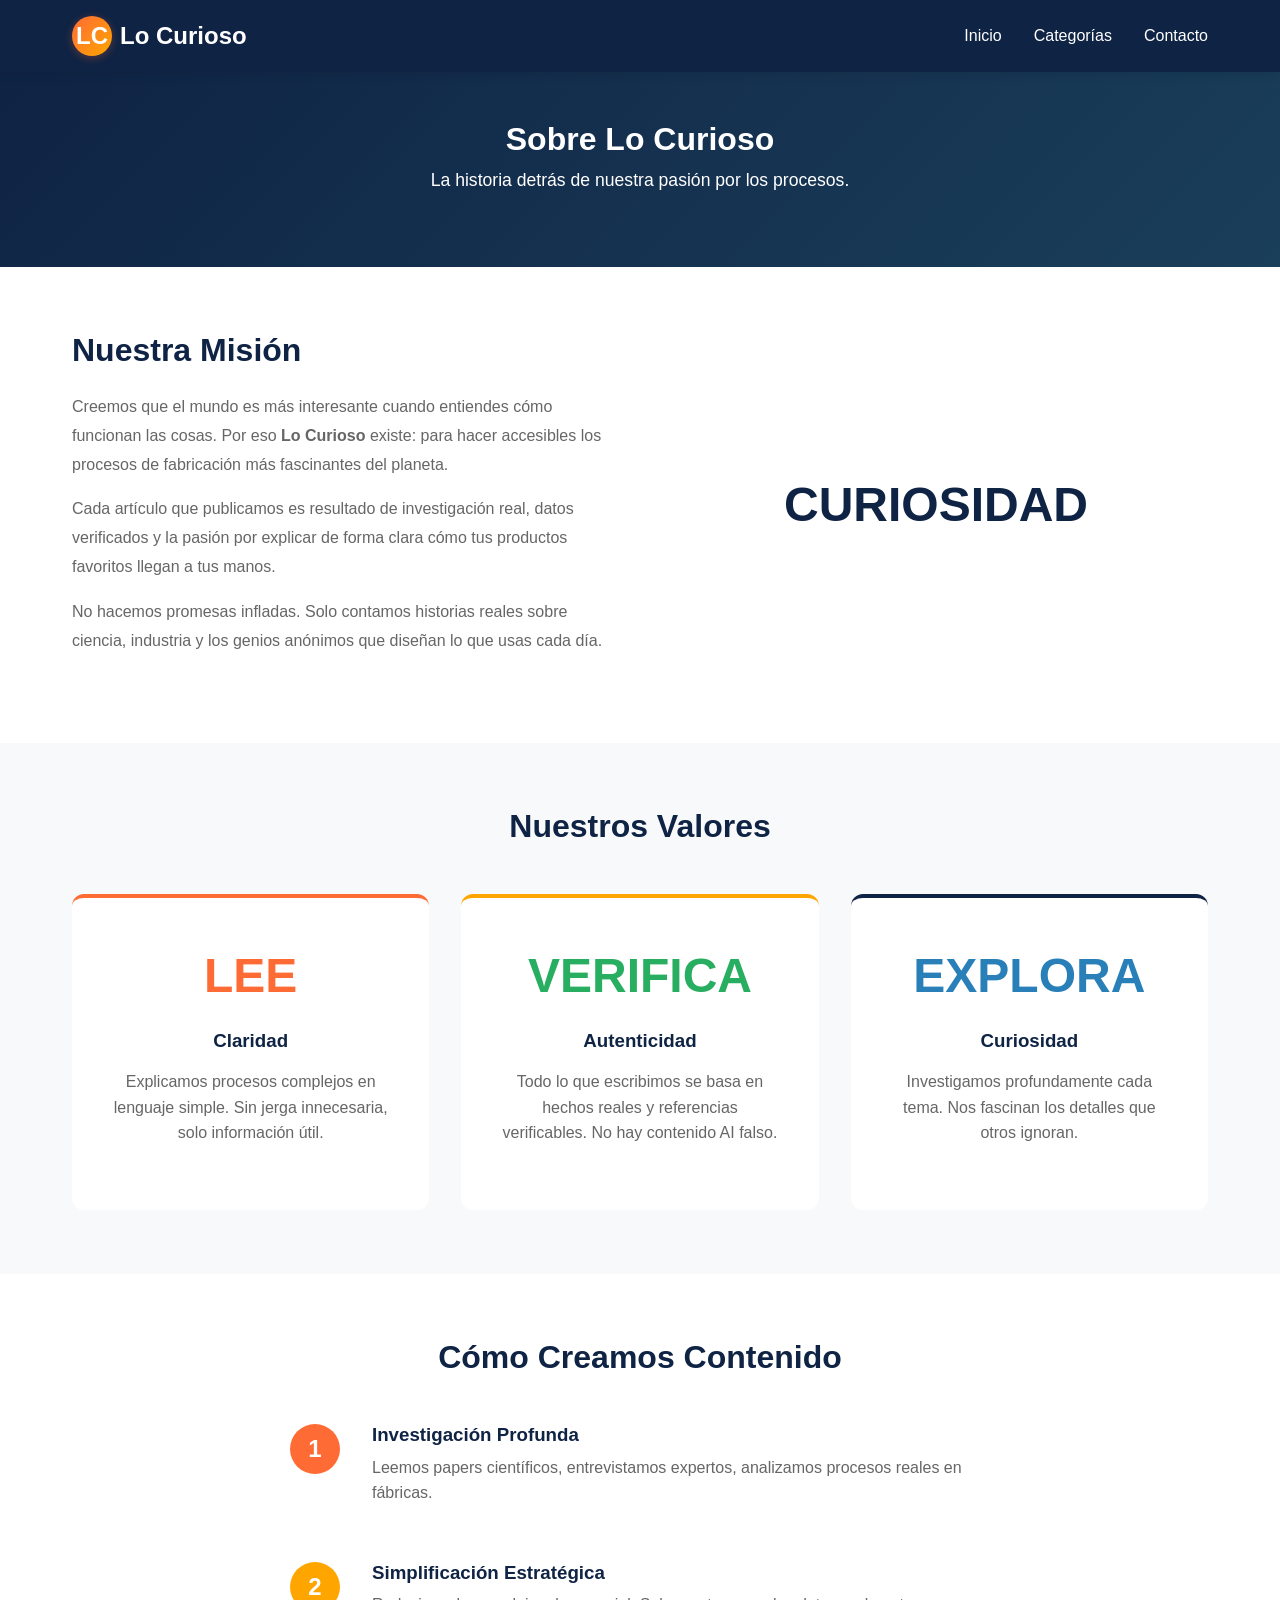
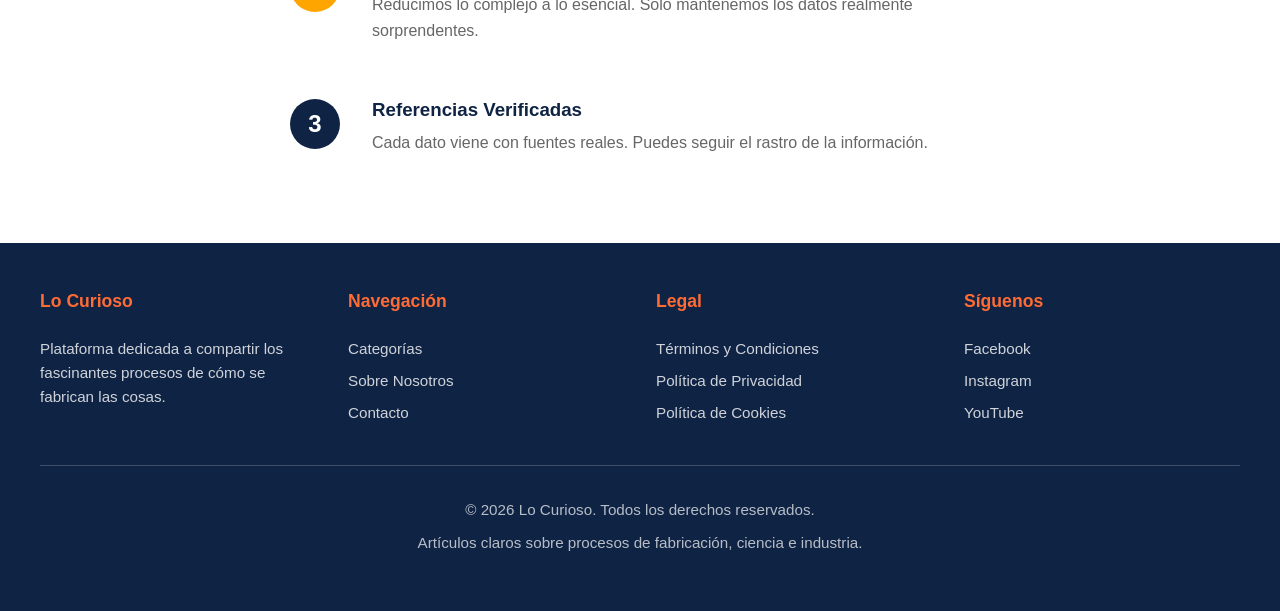
<file: pages/sobre-nosotros.html>
<!DOCTYPE html>
<html lang="es">
<head>
    <meta charset="UTF-8">
    <meta name="viewport" content="width=device-width, initial-scale=1.0">
    <meta name="description" content="Sobre Nosotros - Lo Curioso. Conoce más sobre nuestra misión de compartir cómo se fabrican las cosas.">
    <meta name="keywords" content="sobre nosotros, misión, lo curioso, educación, fabricación">
    
    <title>Sobre Nosotros - Lo Curioso</title>
    
    <link rel="stylesheet" href="../assets/css/main.css">
</head>
<body>
    <!-- ==================== HEADER ==================== -->
    <header>
        <div class="header-container">
            <a href="../index.html" class="logo">
                <div class="logo-icon">LC</div>
                <span>Lo Curioso</span>
            </a>
            <nav>
                <ul>
                    <li><a href="../index.html">Inicio</a></li>
                    <li><a href="../index.html#categorias">Categorías</a></li>
                    <li><a href="../pages/contacto.html">Contacto</a></li>
                </ul>
            </nav>
        </div>
    </header>

    <!-- ==================== PAGE TITLE ==================== -->
    <section style="background: linear-gradient(135deg, var(--primary) 0%, var(--primary-dark) 100%); color: var(--white); padding: 3rem var(--spacing-lg); text-align: center;">
        <h1 style="font-size: 2rem; margin-bottom: 0.5rem;">Sobre Lo Curioso</h1>
        <p style="font-size: 1.1rem;">La historia detrás de nuestra pasión por los procesos.</p>
    </section>

    <!-- ==================== MISSION ==================== -->
    <section style="padding: 4rem var(--spacing-lg); background-color: var(--white);">
        <div class="section-container">
            <div style="display: grid; grid-template-columns: 1fr 1fr; gap: 3rem; align-items: center;">
                <div>
                    <h2 style="color: var(--primary); font-size: 2rem; margin-bottom: 1.5rem;">Nuestra Misión</h2>
                    <p style="color: var(--gray); font-size: 1rem; line-height: 1.8; margin-bottom: 1rem;">
                        Creemos que el mundo es más interesante cuando entiendes cómo funcionan las cosas. Por eso 
                        <strong>Lo Curioso</strong> existe: para hacer accesibles los procesos de fabricación más fascinantes 
                        del planeta.
                    </p>
                    <p style="color: var(--gray); font-size: 1rem; line-height: 1.8; margin-bottom: 1rem;">
                        Cada artículo que publicamos es resultado de investigación real, datos verificados y la pasión 
                        por explicar de forma clara cómo tus productos favoritos llegan a tus manos.
                    </p>
                    <p style="color: var(--gray); font-size: 1rem; line-height: 1.8;">
                        No hacemos promesas infladas. Solo contamos historias reales sobre ciencia, industria y los 
                        genios anónimos que diseñan lo que usas cada día.
                    </p>
                </div>
                <div style="text-align: center; font-size: 3rem; font-weight: bold; color: var(--primary);">CURIOSIDAD</div>
            </div>
        </div>
    </section>

    <!-- ==================== VALUES ==================== -->
    <section style="padding: 4rem var(--spacing-lg); background-color: var(--light);">
        <div class="section-container">
            <h2 style="text-align: center; color: var(--primary); font-size: 2rem; margin-bottom: 3rem;">Nuestros Valores</h2>
            
            <div style="display: grid; grid-template-columns: repeat(auto-fit, minmax(250px, 1fr)); gap: 2rem;">
                <!-- Valor 1: Claridad -->
                <div style="background: var(--white); padding: 2.5rem; border-radius: var(--border-radius); border-top: 4px solid var(--secondary); text-align: center;">
                    <div style="font-size: 3rem; margin-bottom: 1rem; font-weight: bold; color: #ff6b35;">LEE</div>
                    <h3 style="color: var(--primary); margin-bottom: 1rem;">Claridad</h3>
                    <p style="color: var(--gray); line-height: 1.6;">
                        Explicamos procesos complejos en lenguaje simple. Sin jerga innecesaria, solo información útil.
                    </p>
                </div>

                <!-- Valor 2: Autenticidad -->
                <div style="background: var(--white); padding: 2.5rem; border-radius: var(--border-radius); border-top: 4px solid var(--accent); text-align: center;">
                    <div style="font-size: 3rem; margin-bottom: 1rem; font-weight: bold; color: #27ae60;">VERIFICA</div>
                    <h3 style="color: var(--primary); margin-bottom: 1rem;">Autenticidad</h3>
                    <p style="color: var(--gray); line-height: 1.6;">
                        Todo lo que escribimos se basa en hechos reales y referencias verificables. No hay contenido AI falso.
                    </p>
                </div>

                <!-- Valor 3: Curiosidad -->
                <div style="background: var(--white); padding: 2.5rem; border-radius: var(--border-radius); border-top: 4px solid var(--primary); text-align: center;">
                    <div style="font-size: 3rem; margin-bottom: 1rem; font-weight: bold; color: #2980b9;">EXPLORA</div>
                    <h3 style="color: var(--primary); margin-bottom: 1rem;">Curiosidad</h3>
                    <p style="color: var(--gray); line-height: 1.6;">
                        Investigamos profundamente cada tema. Nos fascinan los detalles que otros ignoran.
                    </p>
                </div>
            </div>
        </div>
    </section>

    <!-- ==================== CONTENT STRATEGY ==================== -->
    <section style="padding: 4rem var(--spacing-lg); background-color: var(--white);">
        <div class="section-container">
            <h2 style="color: var(--primary); font-size: 2rem; margin-bottom: 3rem; text-align: center;">Cómo Creamos Contenido</h2>
            
            <div style="max-width: 700px; margin: 0 auto;">
                <div style="display: flex; gap: 2rem; margin-bottom: 2rem;">
                    <div style="flex-shrink: 0;">
                        <div style="background: var(--secondary); color: var(--white); width: 50px; height: 50px; border-radius: 50%; display: flex; align-items: center; justify-content: center; font-size: 1.5rem; font-weight: bold;">
                            1
                        </div>
                    </div>
                    <div>
                        <h3 style="color: var(--primary); margin-bottom: 0.5rem;">Investigación Profunda</h3>
                        <p style="color: var(--gray); line-height: 1.6;">
                            Leemos papers científicos, entrevistamos expertos, analizamos procesos reales en fábricas.
                        </p>
                    </div>
                </div>

                <div style="display: flex; gap: 2rem; margin-bottom: 2rem;">
                    <div style="flex-shrink: 0;">
                        <div style="background: var(--accent); color: var(--white); width: 50px; height: 50px; border-radius: 50%; display: flex; align-items: center; justify-content: center; font-size: 1.5rem; font-weight: bold;">
                            2
                        </div>
                    </div>
                    <div>
                        <h3 style="color: var(--primary); margin-bottom: 0.5rem;">Simplificación Estratégica</h3>
                        <p style="color: var(--gray); line-height: 1.6;">
                            Reducimos lo complejo a lo esencial. Solo mantenemos los datos realmente sorprendentes.
                        </p>
                    </div>
                </div>

                <div style="display: flex; gap: 2rem;">
                    <div style="flex-shrink: 0;">
                        <div style="background: var(--primary); color: var(--white); width: 50px; height: 50px; border-radius: 50%; display: flex; align-items: center; justify-content: center; font-size: 1.5rem; font-weight: bold;">
                            3
                        </div>
                    </div>
                    <div>
                        <h3 style="color: var(--primary); margin-bottom: 0.5rem;">Referencias Verificadas</h3>
                        <p style="color: var(--gray); line-height: 1.6;">
                            Cada dato viene con fuentes reales. Puedes seguir el rastro de la información.
                        </p>
                    </div>
                </div>
            </div>
        </div>
    </section>

    <!-- ==================== FOOTER ==================== -->
    <footer id="footer">
        <div class="footer-container">
            <div class="footer-content">
                <div class="footer-section">
                    <h3>Lo Curioso</h3>
                    <p>Plataforma dedicada a compartir los fascinantes procesos de cómo se fabrican las cosas.</p>
                </div>

                <div class="footer-section">
                    <h3>Navegación</h3>
                    <ul>
                        <li><a href="../index.html#categorias">Categorías</a></li>
                        <li><a href="../pages/sobre-nosotros.html">Sobre Nosotros</a></li>
                        <li><a href="../pages/contacto.html">Contacto</a></li>
                    </ul>
                </div>

                <div class="footer-section">
                    <h3>Legal</h3>
                    <ul>
                        <li><a href="../legal/terminos.html">Términos y Condiciones</a></li>
                        <li><a href="../legal/privacidad.html">Política de Privacidad</a></li>
                        <li><a href="../legal/cookies.html">Política de Cookies</a></li>
                    </ul>
                </div>

                <div class="footer-section">
                    <h3>Síguenos</h3>
                    <ul>
                        <li><a href="#">Facebook</a></li>
                        <li><a href="#">Instagram</a></li>
                        <li><a href="#">YouTube</a></li>
                    </ul>
                </div>
            </div>

            <div class="footer-divider"></div>

            <div class="footer-bottom">
                <p>&copy; 2026 Lo Curioso. Todos los derechos reservados.</p>
                <p>Artículos claros sobre procesos de fabricación, ciencia e industria.</p>
            </div>
        </div>
    </footer>

    <!-- JAVASCRIPT PRINCIPAL -->
    <script src="../assets/js/main.js"></script>
</body>
</html>
</file>
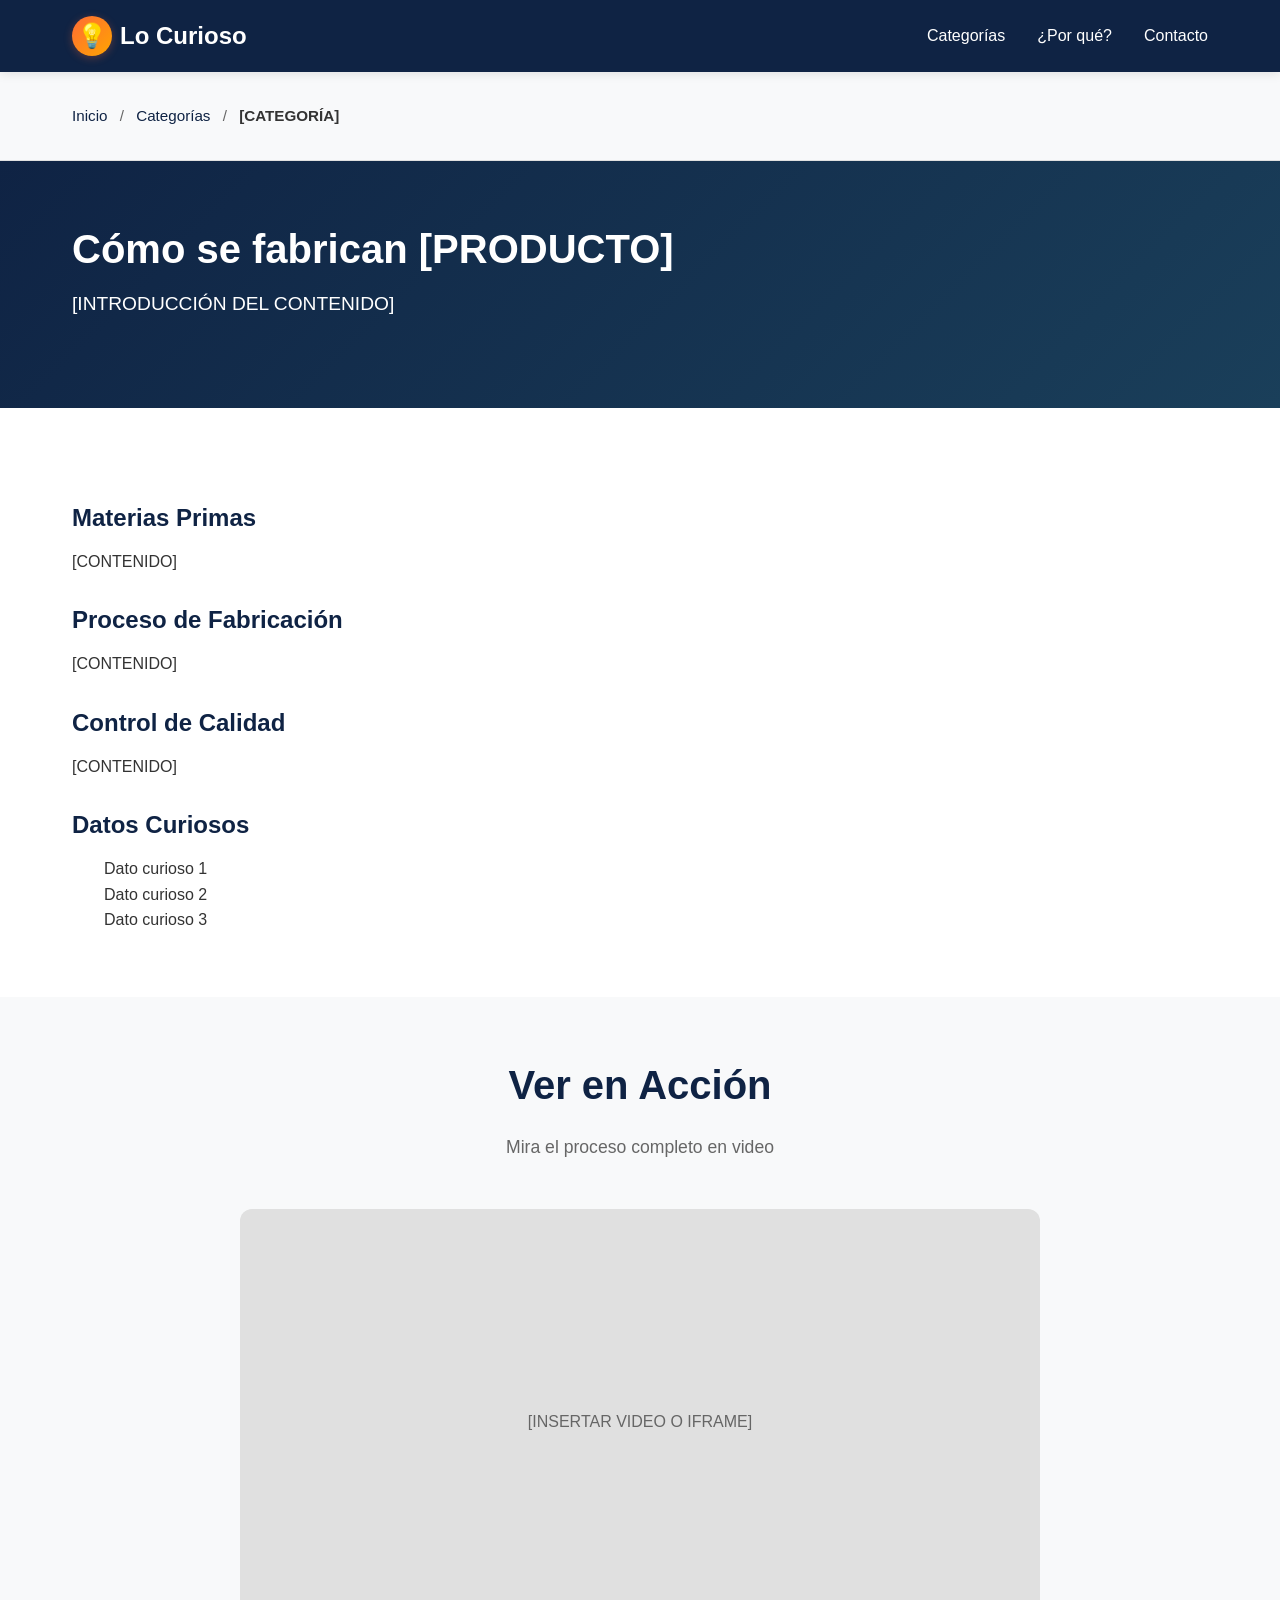
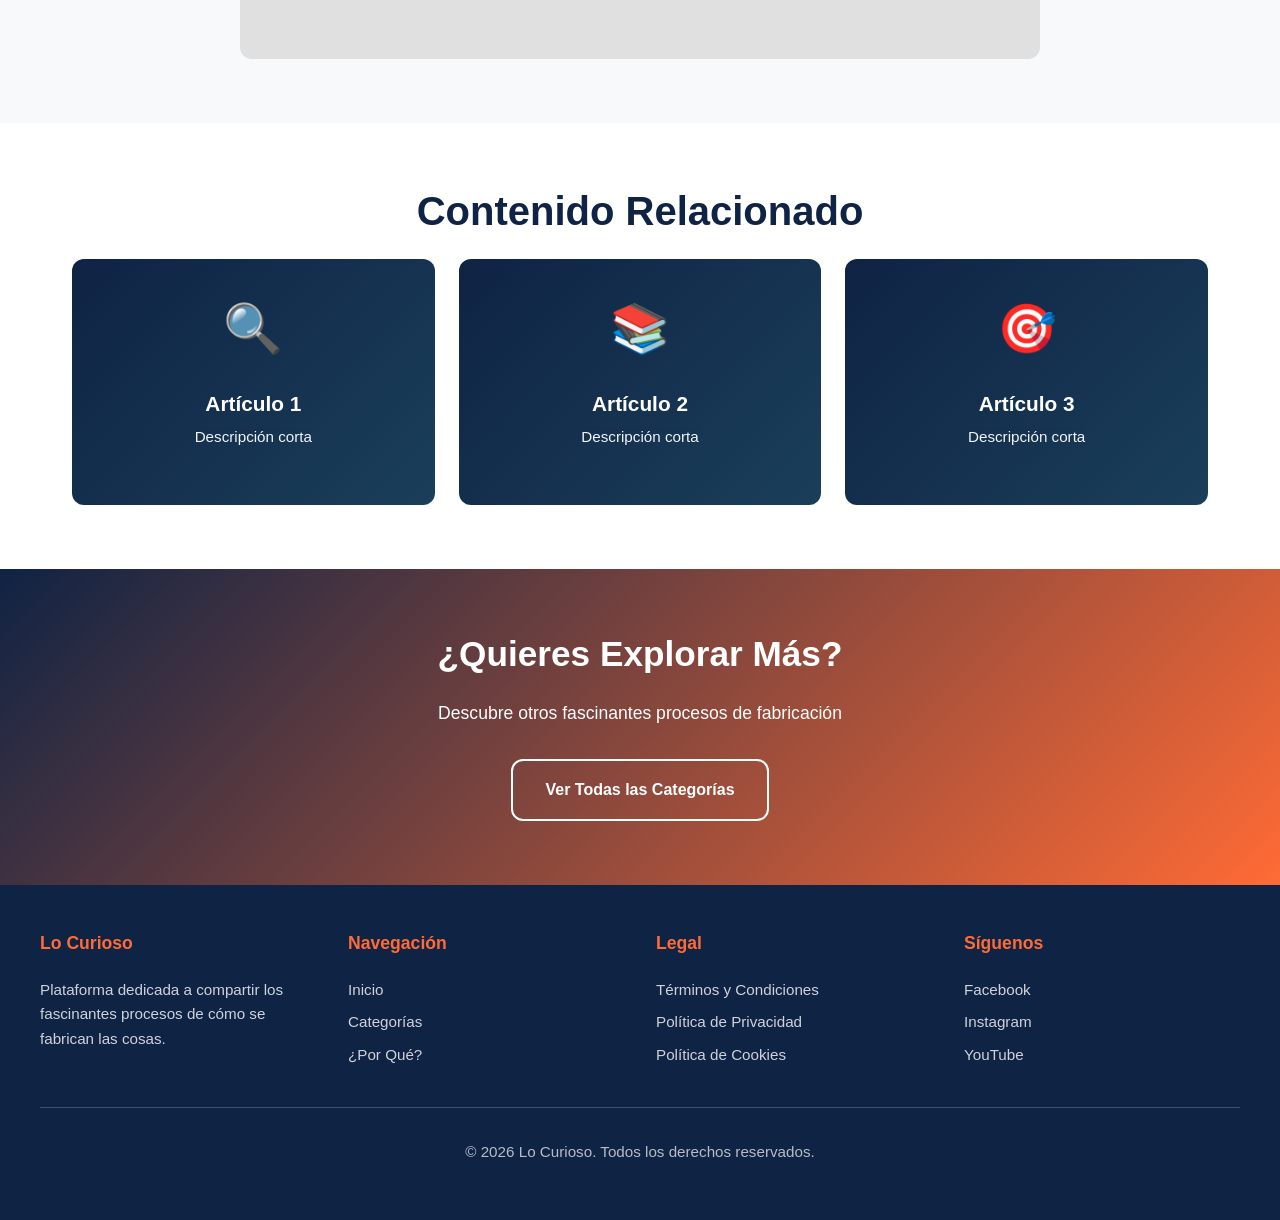
<file: pages/template.html>
<!DOCTYPE html>
<html lang="es">
<head>
    <meta charset="UTF-8">
    <meta name="viewport" content="width=device-width, initial-scale=1.0">
    <meta name="description" content="[DESCRIPCIÓN] - Lo Curioso">
    <meta name="keywords" content="[KEYWORDS]">
    
    <title>[TÍTULO] - Lo Curioso</title>
    
    <link rel="stylesheet" href="../assets/css/main.css">
    <style>
        /* Estilos específicos de esta página */
    </style>
</head>
<body>
    <!-- ==================== HEADER ==================== -->
    <header>
        <div class="header-container">
            <a href="../index.html" class="logo">
                <div class="logo-icon">💡</div>
                <span>Lo Curioso</span>
            </a>
            <nav>
                <ul>
                    <li><a href="../index.html#categorias">Categorías</a></li>
                    <li><a href="../index.html#por-que">¿Por qué?</a></li>
                    <li><a href="../index.html#footer">Contacto</a></li>
                </ul>
            </nav>
        </div>
    </header>

    <!-- ==================== BREADCRUMB ==================== -->
    <section style="background-color: var(--light); padding: var(--spacing-lg); border-bottom: 1px solid #e0e0e0;">
        <div class="section-container">
            <nav aria-label="Breadcrumb" style="font-size: 0.95rem;">
                <a href="../index.html" style="color: var(--primary); text-decoration: none;">Inicio</a>
                <span style="margin: 0 0.5rem; color: var(--gray);">/</span>
                <a href="../index.html#categorias" style="color: var(--primary); text-decoration: none;">Categorías</a>
                <span style="margin: 0 0.5rem; color: var(--gray);">/</span>
                <span style="color: var(--dark); font-weight: 600;">[CATEGORÍA]</span>
            </nav>
        </div>
    </section>

    <!-- ==================== HERO CONTENT ==================== -->
    <section style="background: linear-gradient(135deg, var(--primary) 0%, var(--primary-dark) 100%); color: var(--white); padding: 4rem var(--spacing-lg);">
        <div class="section-container">
            <h1 style="font-size: 2.5rem; margin-bottom: 1rem;">Cómo se fabrican [PRODUCTO]</h1>
            <p style="font-size: 1.2rem; max-width: 700px;">
                [INTRODUCCIÓN DEL CONTENIDO]
            </p>
        </div>
    </section>

    <!-- ==================== MAIN CONTENT ==================== -->
    <section style="padding: 4rem var(--spacing-lg);">
        <div class="section-container">
            <article>
                <!-- Puedes organizar el contenido en subsecciones -->
                
                <h2 style="color: var(--primary); margin-top: 2rem; margin-bottom: 1rem;">Materias Primas</h2>
                <p>[CONTENIDO]</p>

                <h2 style="color: var(--primary); margin-top: 2rem; margin-bottom: 1rem;">Proceso de Fabricación</h2>
                <p>[CONTENIDO]</p>

                <h2 style="color: var(--primary); margin-top: 2rem; margin-bottom: 1rem;">Control de Calidad</h2>
                <p>[CONTENIDO]</p>

                <h2 style="color: var(--primary); margin-top: 2rem; margin-bottom: 1rem;">Datos Curiosos</h2>
                <ul style="padding-left: 2rem;">
                    <li>Dato curioso 1</li>
                    <li>Dato curioso 2</li>
                    <li>Dato curioso 3</li>
                </ul>
            </article>
        </div>
    </section>

    <!-- ==================== VIDEO/MEDIA SECTION ==================== -->
    <section style="background-color: var(--light); padding: 4rem var(--spacing-lg);">
        <div class="section-container">
            <h2 class="section-title">Ver en Acción</h2>
            <p class="section-subtitle">Mira el proceso completo en video</p>
            
            <div style="max-width: 800px; margin: 0 auto; aspect-ratio: 16/9; background-color: #e0e0e0; border-radius: var(--border-radius); display: flex; align-items: center; justify-content: center; color: var(--gray);">
                <p>[INSERTAR VIDEO O IFRAME]</p>
            </div>
        </div>
    </section>

    <!-- ==================== RELATED CONTENT ==================== -->
    <section style="padding: 4rem var(--spacing-lg);">
        <div class="section-container">
            <h2 class="section-title">Contenido Relacionado</h2>
            
            <div class="categories-grid">
                <a href="#" class="category-card">
                    <div class="category-icon">🔍</div>
                    <h3>Artículo 1</h3>
                    <p>Descripción corta</p>
                </a>

                <a href="#" class="category-card">
                    <div class="category-icon">📚</div>
                    <h3>Artículo 2</h3>
                    <p>Descripción corta</p>
                </a>

                <a href="#" class="category-card">
                    <div class="category-icon">🎯</div>
                    <h3>Artículo 3</h3>
                    <p>Descripción corta</p>
                </a>
            </div>
        </div>
    </section>

    <!-- ==================== CTA SECTION ==================== -->
    <section class="cta-section">
        <div class="section-container">
            <h2>¿Quieres Explorar Más?</h2>
            <p>Descubre otros fascinantes procesos de fabricación</p>
            <a href="../index.html#categorias" class="btn btn-secondary">Ver Todas las Categorías</a>
        </div>
    </section>

    <!-- ==================== FOOTER ==================== -->
    <footer id="footer">
        <div class="footer-container">
            <div class="footer-content">
                <div class="footer-section">
                    <h3>Lo Curioso</h3>
                    <p>Plataforma dedicada a compartir los fascinantes procesos de cómo se fabrican las cosas.</p>
                </div>

                <div class="footer-section">
                    <h3>Navegación</h3>
                    <ul>
                        <li><a href="../index.html">Inicio</a></li>
                        <li><a href="../index.html#categorias">Categorías</a></li>
                        <li><a href="../index.html#por-que">¿Por Qué?</a></li>
                    </ul>
                </div>

                <div class="footer-section">
                    <h3>Legal</h3>
                    <ul>
                        <li><a href="../legal/terminos.html">Términos y Condiciones</a></li>
                        <li><a href="../legal/privacidad.html">Política de Privacidad</a></li>
                        <li><a href="../legal/cookies.html">Política de Cookies</a></li>
                    </ul>
                </div>

                <div class="footer-section">
                    <h3>Síguenos</h3>
                    <ul>
                        <li><a href="#">Facebook</a></li>
                        <li><a href="#">Instagram</a></li>
                        <li><a href="#">YouTube</a></li>
                    </ul>
                </div>
            </div>

            <div class="footer-divider"></div>

            <div class="footer-bottom">
                <p>&copy; 2026 Lo Curioso. Todos los derechos reservados.</p>
            </div>
        </div>
    </footer>

    <script src="../assets/js/main.js"></script>
</body>
</html>
</file>
<file: assets/css/main.css>
/* ============================================
   ARCHIVO PRINCIPAL - IMPORTA TODOS LOS ESTILOS
   ============================================ */

@import url('variables.css');
@import url('base.css');
@import url('icons.css');
@import url('header.css');
@import url('hero.css');
@import url('features.css');
@import url('categories.css');
@import url('why-section.css');
@import url('cta.css');
@import url('article.css');
@import url('footer.css');
@import url('responsive.css');
</file>
